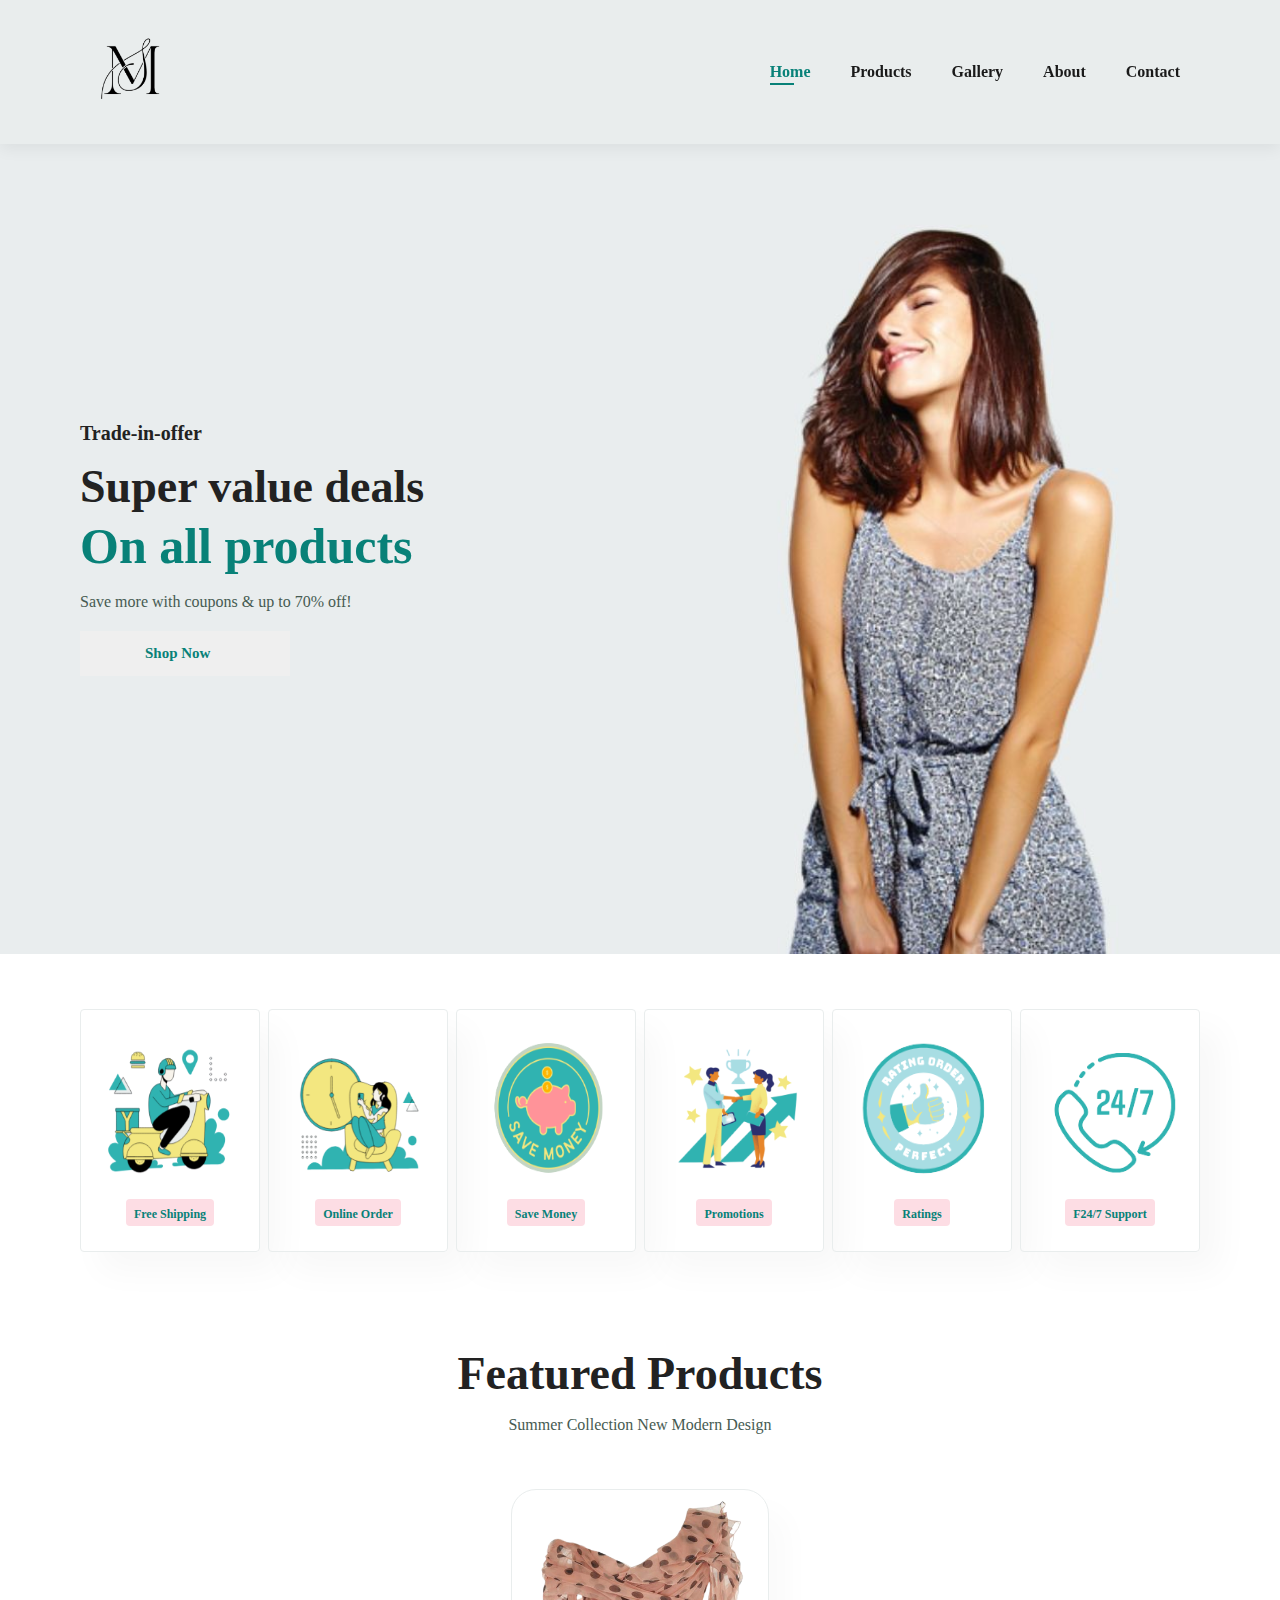
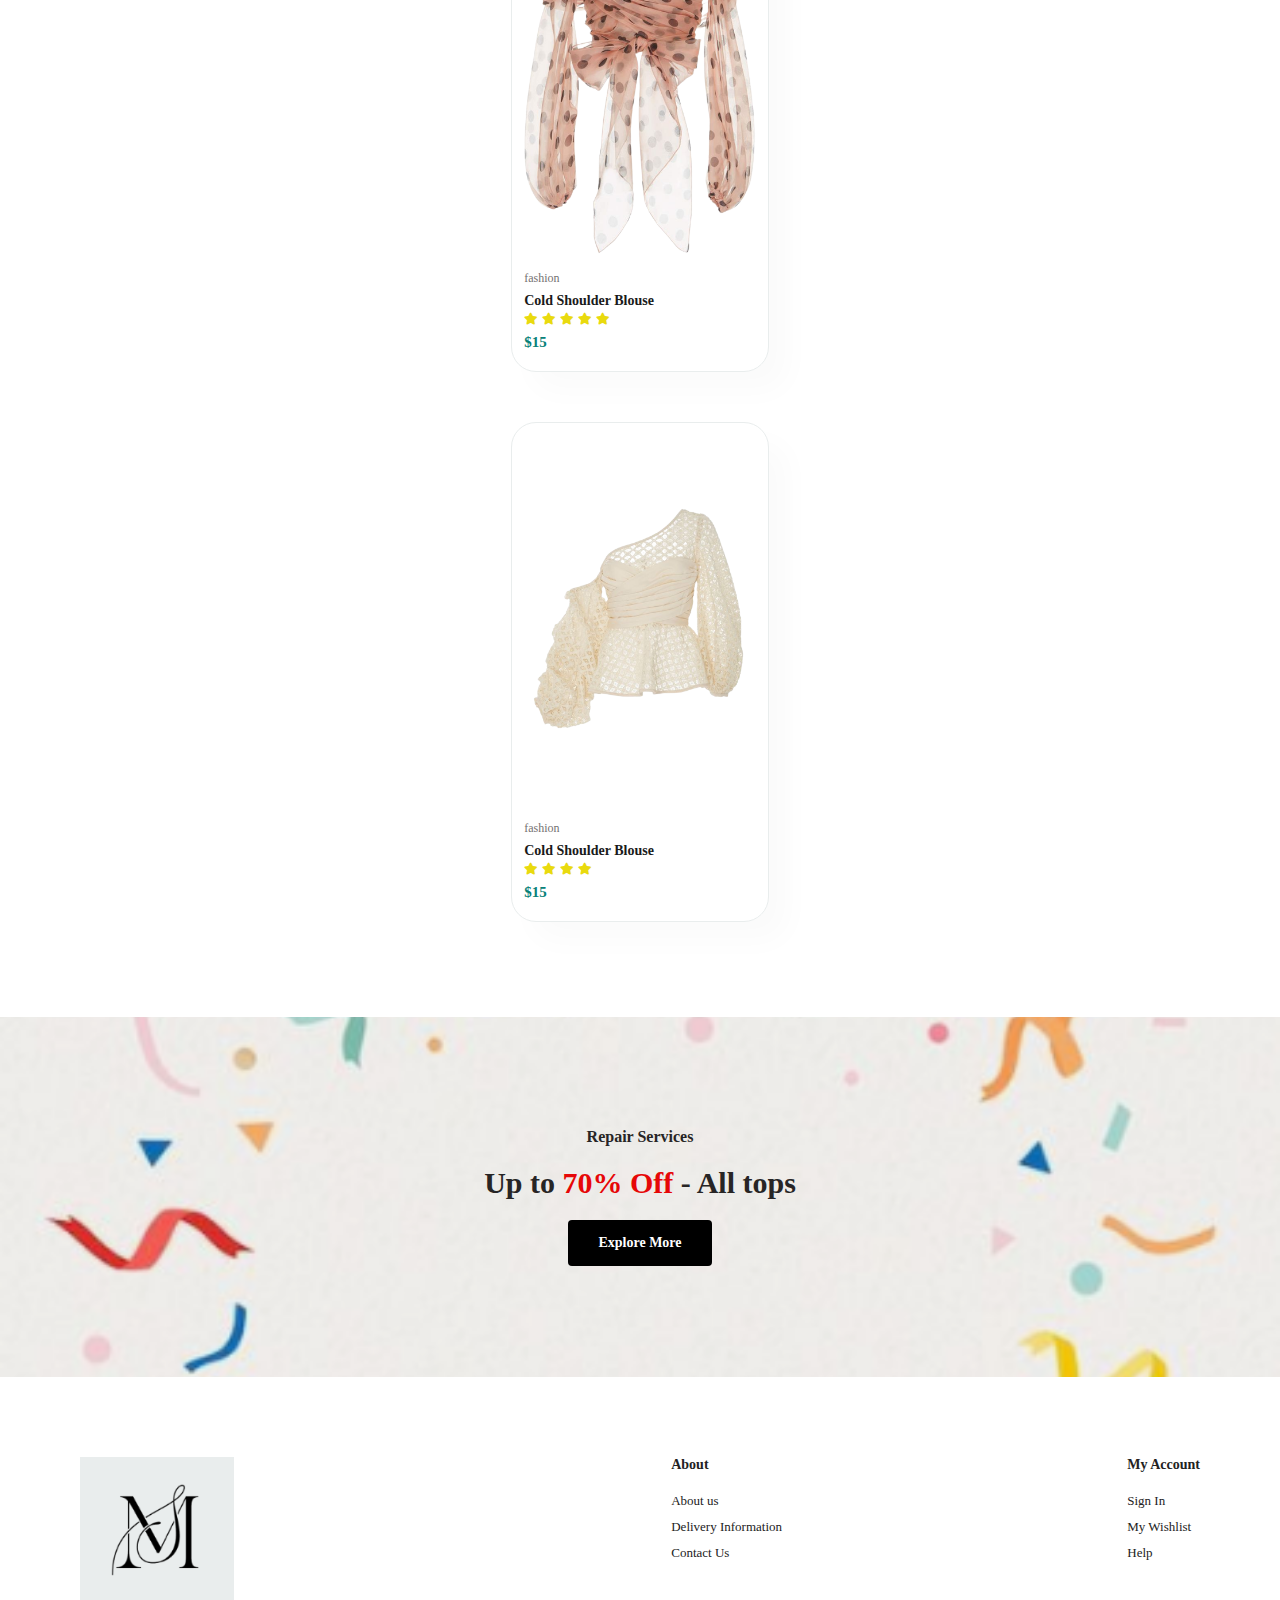
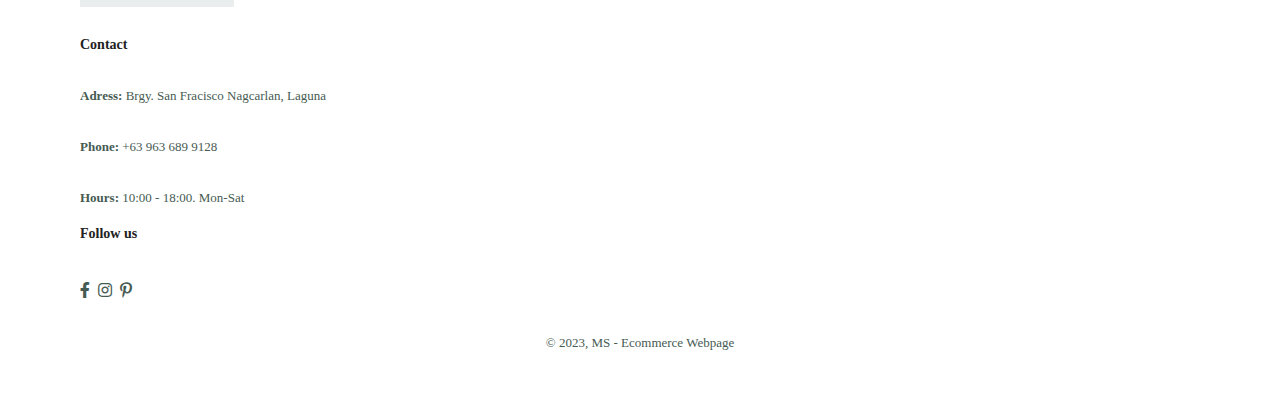
<file: index.html>
<!DOCTYPE html>
<html lang="en"></html>
<head>
    <meta charset="UTF-8">
    <meta http-equiv="X-UA-Compatible" content="IE=EDGE">
    <meta name="viewport" content="width=device=width, intial-scale=1.0">
    <title>Ecommerce Webpage</title>
    <link rel="stylesheet" href="https://use.fontawesome.com/releases/v5.15.4/css/all.css" />
    <link rel="stylesheet" href="styles.css">
</head>

<body>
    <section id="header">
        <a href="#"><img src="img/logo.png" height="100" class="logo" alt=""></a>

        <div>
            <ul id="navbar">
                <li><a class="active" href="index.html">Home</a></a></li>
                <li><a href="products.html">Products</a></a></li>
                <li><a href="gallery.html">Gallery</a></a></li>
                <li><a href="about.html">About</a></a></li>
                <li><a href="contact.html">Contact</a></a></li>
            </ul>
        </div>
    </section>

    <section id="hero">
        <h4>Trade-in-offer</h4>
        <h2>Super value deals</h2>
        <h1>On all products</h1>
        <p>Save more with coupons & up to 70% off! </p>
        <button>Shop Now</button>
    </section>

    <section id="feature" class="section-p1">
        <div class="fe-box">
            <img src="img/f1.png" height="150" alt="">
            <h6>Free Shipping</h6>
        </div>
        <div class="fe-box">
            <img src="img/f2.png" height="150" alt="">
            <h6>Online Order</h6>
        </div>
        <div class="fe-box">
            <img src="img/f3.png" height="150" alt="">
            <h6>Save Money</h6>
        </div>
        <div class="fe-box">
            <img src="img/f4.png" height="150" alt="">
            <h6>Promotions</h6>
        </div>
        <div class="fe-box">
            <img src="img/f5.png" height="150" alt="">
            <h6>Ratings</h6>
        </div>
        <div class="fe-box">
            <img src="img/f6.png" height="150" alt="">
            <h6>F24/7 Support</h6>
        </div>
    </section>

    <section id="product1" class="section-p1">
        <h2>Featured Products</h2>
        <p>Summer Collection New Modern Design</p>
        <div  class="pro-container">
            <div class="pro">
                <img src="img/p1.png" alt="">
                <div class="des">
                    <span>fashion</span>
                    <h5>Cold Shoulder Blouse</h5>
                    <div class="star">
                        <i class="fas fa-star"></i>
                        <i class="fas fa-star"></i>
                        <i class="fas fa-star"></i>
                        <i class="fas fa-star"></i>
                        <i class="fas fa-star"></i>
                    </div>
                    <h4>$15</h4>
                </div>
            </div>
        </div>
        <div  class="pro-container">
            <div class="pro">
                <img src="img/p2.png" alt="">
                <div class="des">
                    <span>fashion</span>
                    <h5>Cold Shoulder Blouse</h5>
                    <div class="star">
                        <i class="fas fa-star"></i>
                        <i class="fas fa-star"></i>
                        <i class="fas fa-star"></i>
                        <i class="fas fa-star"></i>
                    </div>
                    <h4>$15</h4>
                </div>
            </div>
        </div>
    </section>

    <section id="banner" class="section-m1">
        <h4>Repair Services</h4>
        <h2>Up to <span>70% Off</span> - All tops</h2>
        <button class="normal">Explore More</button>

    </section>

    <footer class="section-p1">
        <div class="col">
            <img class="logo" src="img/logo.png" height="150" alt="">
            <h4>Contact</h4>
            <p><strong>Adress:</strong> Brgy. San Fracisco Nagcarlan, Laguna</p>
            <p><strong>Phone:</strong> +63 963 689 9128</p>
            <p><strong>Hours:</strong> 10:00 - 18:00. Mon-Sat</p>
            <div class="follow">
                <h4>Follow us</h4>
                <div class="icon">
                    <i class="fab fa-facebook-f"></i>
                    <i class="fab fa-instagram"></i>
                    <i class="fab fa-pinterest-p"></i>
                </div>
            </div>
        </div>

        <div class="col">
            <h4>About</h4>
            <a href="#">About us</a>
            <a href="#">Delivery Information</a>
            <a href="#">Contact Us</a>
        </div>

        <div class="col">
            <h4>My Account</h4>
            <a href="#">Sign In</a>
            <a href="#">My Wishlist</a>
            <a href="#">Help</a>
        </div>

        <div class="copyright">
            <p>© 2023, MS - Ecommerce Webpage</p>
        </div>
    </footer>


    <script src="script.js"></script>

</body>

</html>
</file>
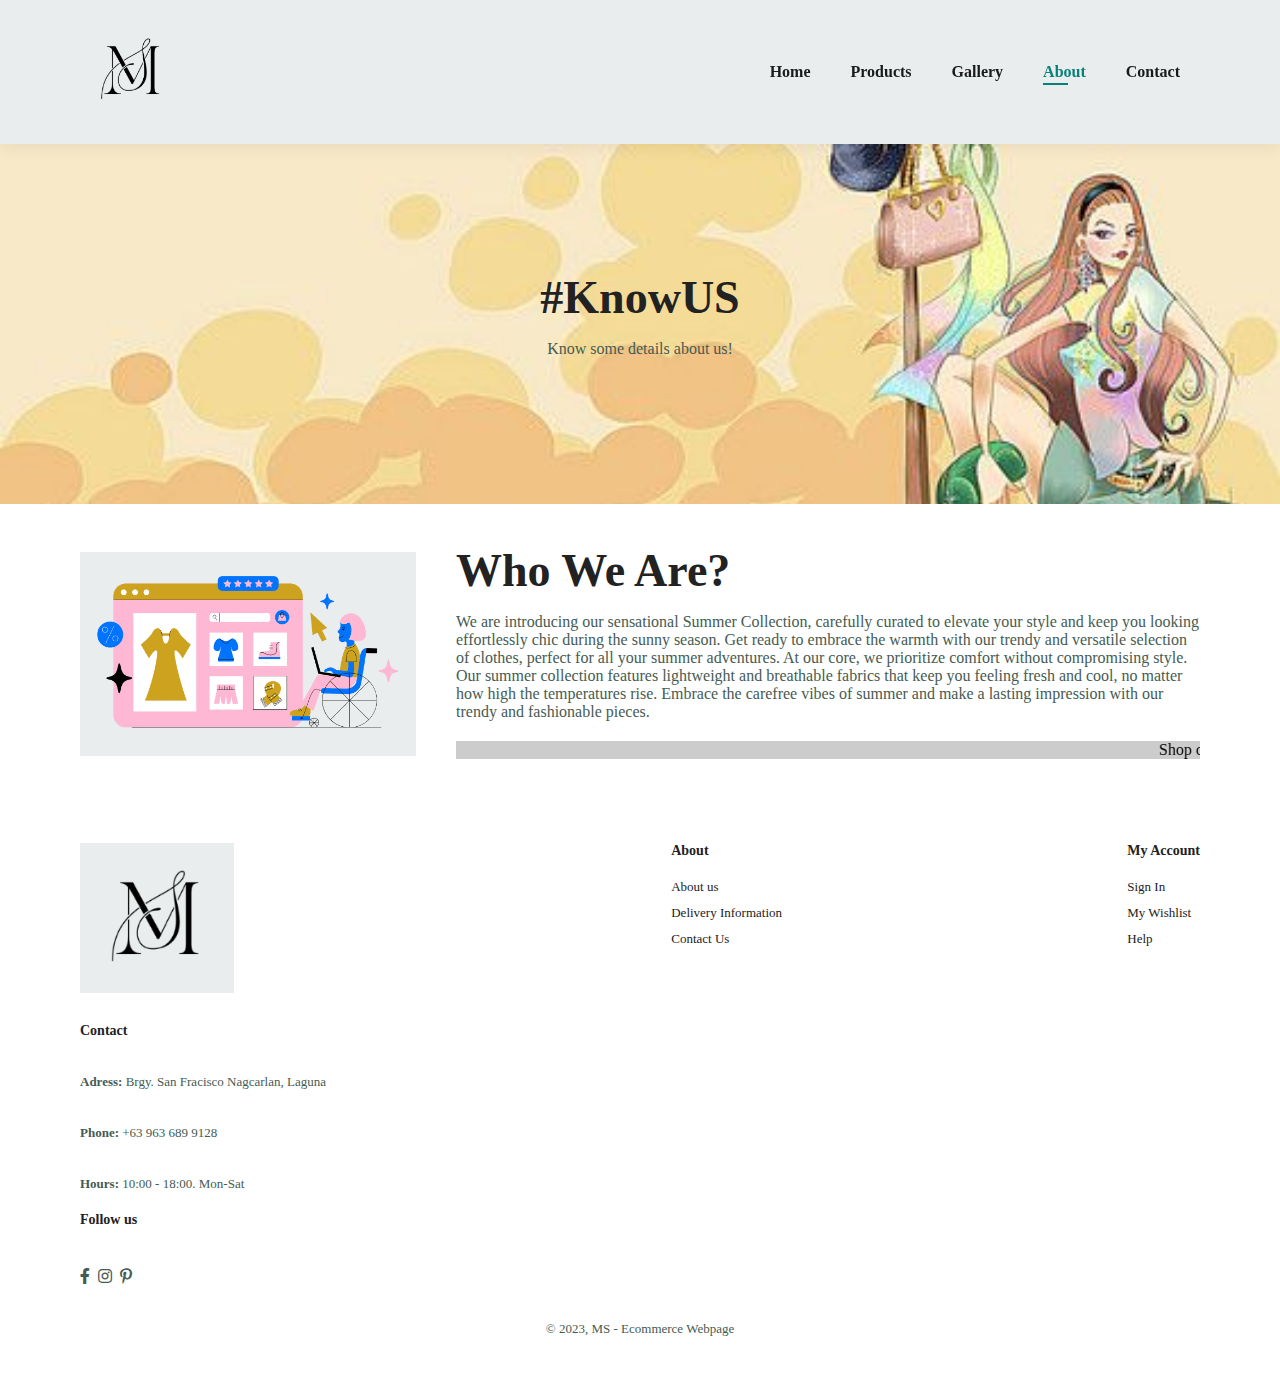
<file: about.html>
<!DOCTYPE html>
<html lang="en"></html>
<head>
    <meta charset="UTF-8">
    <meta http-equiv="X-UA-Compatible" content="IE=EDGE">
    <meta name="viewport" content="width=device=width, intial-scale=1.0">
    <title>Ecommerce Webpage</title>
    <link rel="stylesheet" href="https://use.fontawesome.com/releases/v5.15.4/css/all.css" />
    <link rel="stylesheet" href="styles.css">
</head>

<body>
    <section id="header">
        <a href="#"><img src="img/logo.png" height="100" class="logo" alt=""></a>

        <div>
            <ul id="navbar">
                <li><a href="index.html">Home</a></a></li>
                <li><a href="products.html">Products</a></a></li>
                <li><a href="gallery.html">Gallery</a></a></li>
                <li><a class="active" href="about.html">About</a></a></li>
                <li><a href="contact.html">Contact</a></a></li>
            </ul>
        </div>
    </section>

    <section id="page-header" class="about-header">
        
        <h2>#KnowUS</h2>
        
        <p>Know some details about us!</p>
        
    </section>

    <section id="about-head" class="section-p1">
        <img src="img/about.png" alt="">
        <div>
            <h2>Who We Are?</h2>
            <p>We are introducing our sensational Summer Collection, carefully curated to elevate your style and
            keep you looking effortlessly chic during the sunny season. Get ready to embrace the warmth with 
            our trendy and versatile selection of clothes, perfect for all your summer adventures. At our core, 
            we prioritize comfort without compromising style. Our summer collection features lightweight and 
            breathable fabrics that keep you feeling fresh and cool, no matter how high the temperatures rise. 
            Embrace the carefree vibes of summer and make a lasting impression with our trendy and fashionable 
            pieces.</p>


            <marquee bgcolor="#ccc" loop="-1" scrollamount="5" width="100%" >Shop our Summer Collection 
            today and step into the season with confidence and style. </marquee>
        </div>
    </section>

    <footer class="section-p1">
        <div class="col">
            <img class="logo" src="img/logo.png" height="150" alt="">
            <h4>Contact</h4>
            <p><strong>Adress:</strong> Brgy. San Fracisco Nagcarlan, Laguna</p>
            <p><strong>Phone:</strong> +63 963 689 9128</p>
            <p><strong>Hours:</strong> 10:00 - 18:00. Mon-Sat</p>
            <div class="follow">
                <h4>Follow us</h4>
                <div class="icon">
                    <i class="fab fa-facebook-f"></i>
                    <i class="fab fa-instagram"></i>
                    <i class="fab fa-pinterest-p"></i>
                </div>
            </div>
        </div>

        <div class="col">
            <h4>About</h4>
            <a href="#">About us</a>
            <a href="#">Delivery Information</a>
            <a href="#">Contact Us</a>
        </div>

        <div class="col">
            <h4>My Account</h4>
            <a href="#">Sign In</a>
            <a href="#">My Wishlist</a>
            <a href="#">Help</a>
        </div>

        <div class="copyright">
            <p>© 2023, MS - Ecommerce Webpage</p>
        </div>
    </footer>


    <script src="script.js"></script>

</body>

</html>
</file>
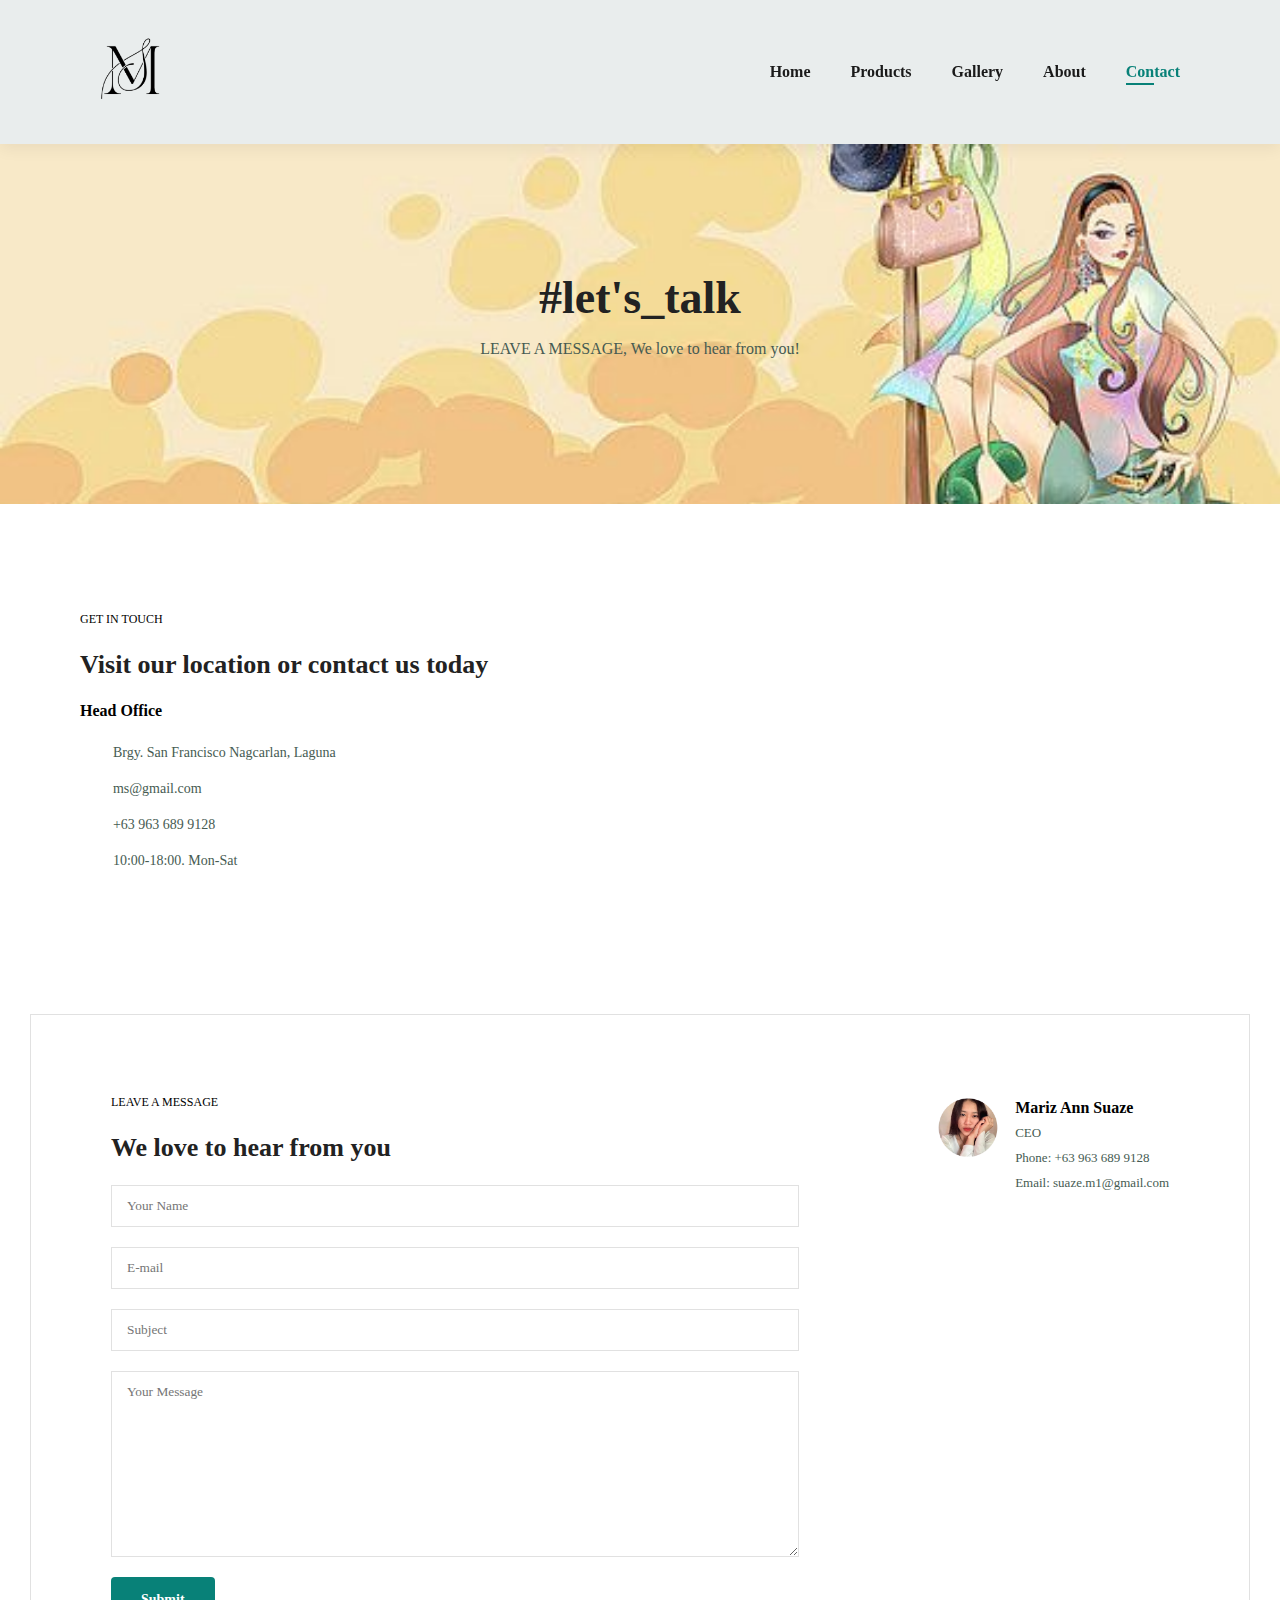
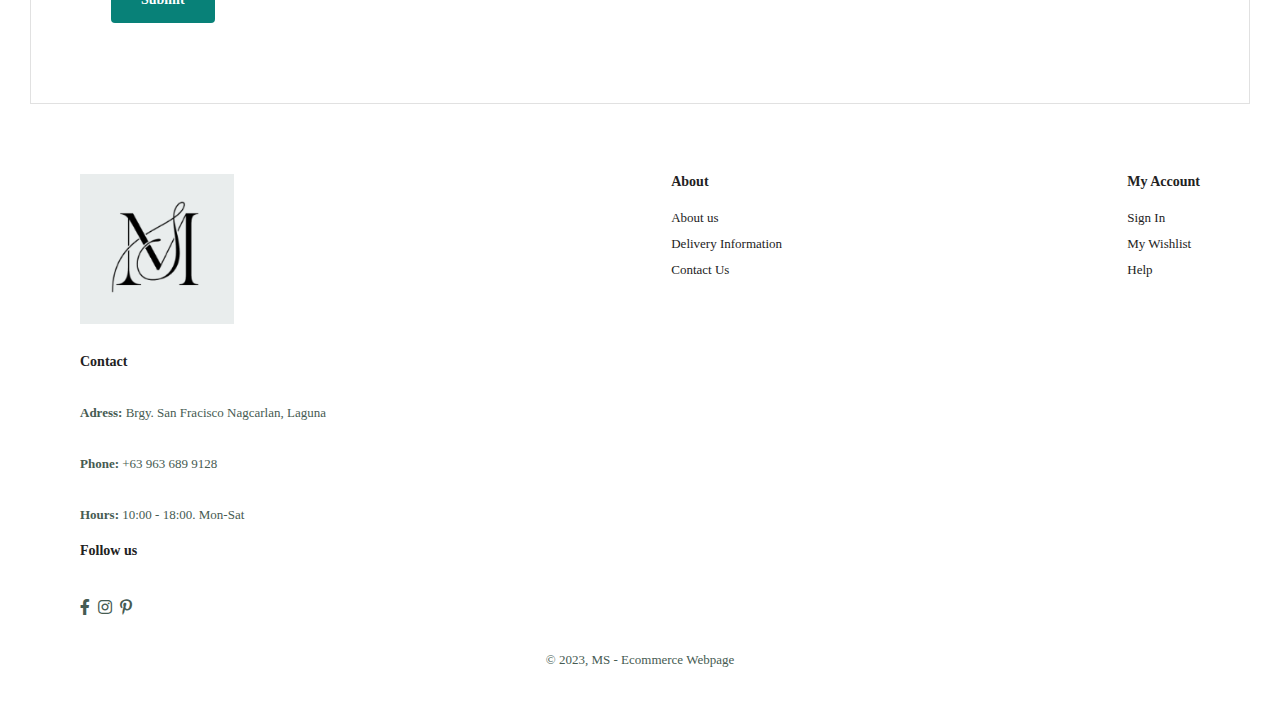
<file: contact.html>
<!DOCTYPE html>
<html lang="en"></html>
<head>
    <meta charset="UTF-8">
    <meta http-equiv="X-UA-Compatible" content="IE=EDGE">
    <meta name="viewport" content="width=device=width, intial-scale=1.0">
    <title>Ecommerce Webpage</title>
    <link rel="stylesheet" href="https://use.fontawesome.com/releases/v5.15.4/css/all.css" />
    <link rel="stylesheet" href="styles.css">
</head>

<body>
    <section id="header">
        <a href="#"><img src="img/logo.png" height="100" class="logo" alt=""></a>

        <div>
            <ul id="navbar">
                <li><a href="index.html">Home</a></a></li>
                <li><a href="products.html">Products</a></a></li>
                <li><a href="gallery.html">Gallery</a></a></li>
                <li><a href="about.html">About</a></a></li>
                <li><a class="active" href="contact.html">Contact</a></a></li>
            </ul>
        </div>
    </section>

    <section id="page-header" class="about-header">
        
        <h2>#let's_talk</h2>
        
        <p>LEAVE A MESSAGE, We love to hear from you!</p>
        
    </section>

    <section id="contact-details" class="section-p1">
        <div class="details">
            <span>GET IN TOUCH</span>
            <h2>Visit our location or contact us today</h2>
            <h3>Head Office</h3>
            <div>
                <li>
                    <i class="fal fa-map"></i>
                    <p>Brgy. San Francisco Nagcarlan, Laguna</p>
                </li>
                <li>
                    <i class="fal fa-envelope"></i>
                    <p>ms@gmail.com</p>
                </li>
                <li>
                    <i class="fal fa-phone-alt"></i>
                    <p>+63 963 689 9128</p>
                </li>
                <li>
                    <i class="fal fa-clock"></i>
                    <p>10:00-18:00. Mon-Sat</p>
                </li>
            </div>
        </div>

        <div class="map">
            <iframe src="https://www.google.com/maps/embed?pb=!1m18!1m12!1m3!1d15477.745320727683!2d121.41109228486589!3d14.11041843111555!2m3!1f0!2f0!3f0!3m2!1i1024!2i768!4f13.1!3m3!1m2!1s0x33bd5a41c9ceef39%3A0x5a929752a5d35564!2sSan%20Francisco%2C%20Nagcarlan%2C%20Laguna!5e0!3m2!1sen!2sph!4v1686020935300!5m2!1sen!2sph" width="600" height="450" style="border:0;" allowfullscreen="" loading="lazy" referrerpolicy="no-referrer-when-downgrade"></iframe>
        </div>
    </section>

    <section id="form-details">
        <form action="">
            <span>LEAVE A MESSAGE</span>
            <h2>We love to hear from you</h2>
            <input type="text" placeholder="Your Name">
            <input type="text" placeholder="E-mail">
            <input type="text" placeholder="Subject">
            <textarea name="" id="" cols="30" rows="10" placeholder="Your Message"></textarea>
            <button class="normal">Submit</button>
        </form>

        <div class="people">
            <div>
                <img src="img/cc.png" alt="">
                <p><span>Mariz Ann Suaze</span>CEO <br> Phone: +63 963 689 9128 <br>Email: suaze.m1@gmail.com</p>
            </div>
        </div>
    </section>

    <footer class="section-p1">
        <div class="col">
            <img class="logo" src="img/logo.png" height="150" alt="">
            <h4>Contact</h4>
            <p><strong>Adress:</strong> Brgy. San Fracisco Nagcarlan, Laguna</p>
            <p><strong>Phone:</strong> +63 963 689 9128</p>
            <p><strong>Hours:</strong> 10:00 - 18:00. Mon-Sat</p>
            <div class="follow">
                <h4>Follow us</h4>
                <div class="icon">
                    <i class="fab fa-facebook-f"></i>
                    <i class="fab fa-instagram"></i>
                    <i class="fab fa-pinterest-p"></i>
                </div>
            </div>
        </div>

        <div class="col">
            <h4>About</h4>
            <a href="#">About us</a>
            <a href="#">Delivery Information</a>
            <a href="#">Contact Us</a>
        </div>

        <div class="col">
            <h4>My Account</h4>
            <a href="#">Sign In</a>
            <a href="#">My Wishlist</a>
            <a href="#">Help</a>
        </div>

        <div class="copyright">
            <p>© 2023, MS - Ecommerce Webpage</p>
        </div>
    </footer>


    <script src="script.js"></script>

</body>

</html>
</file>
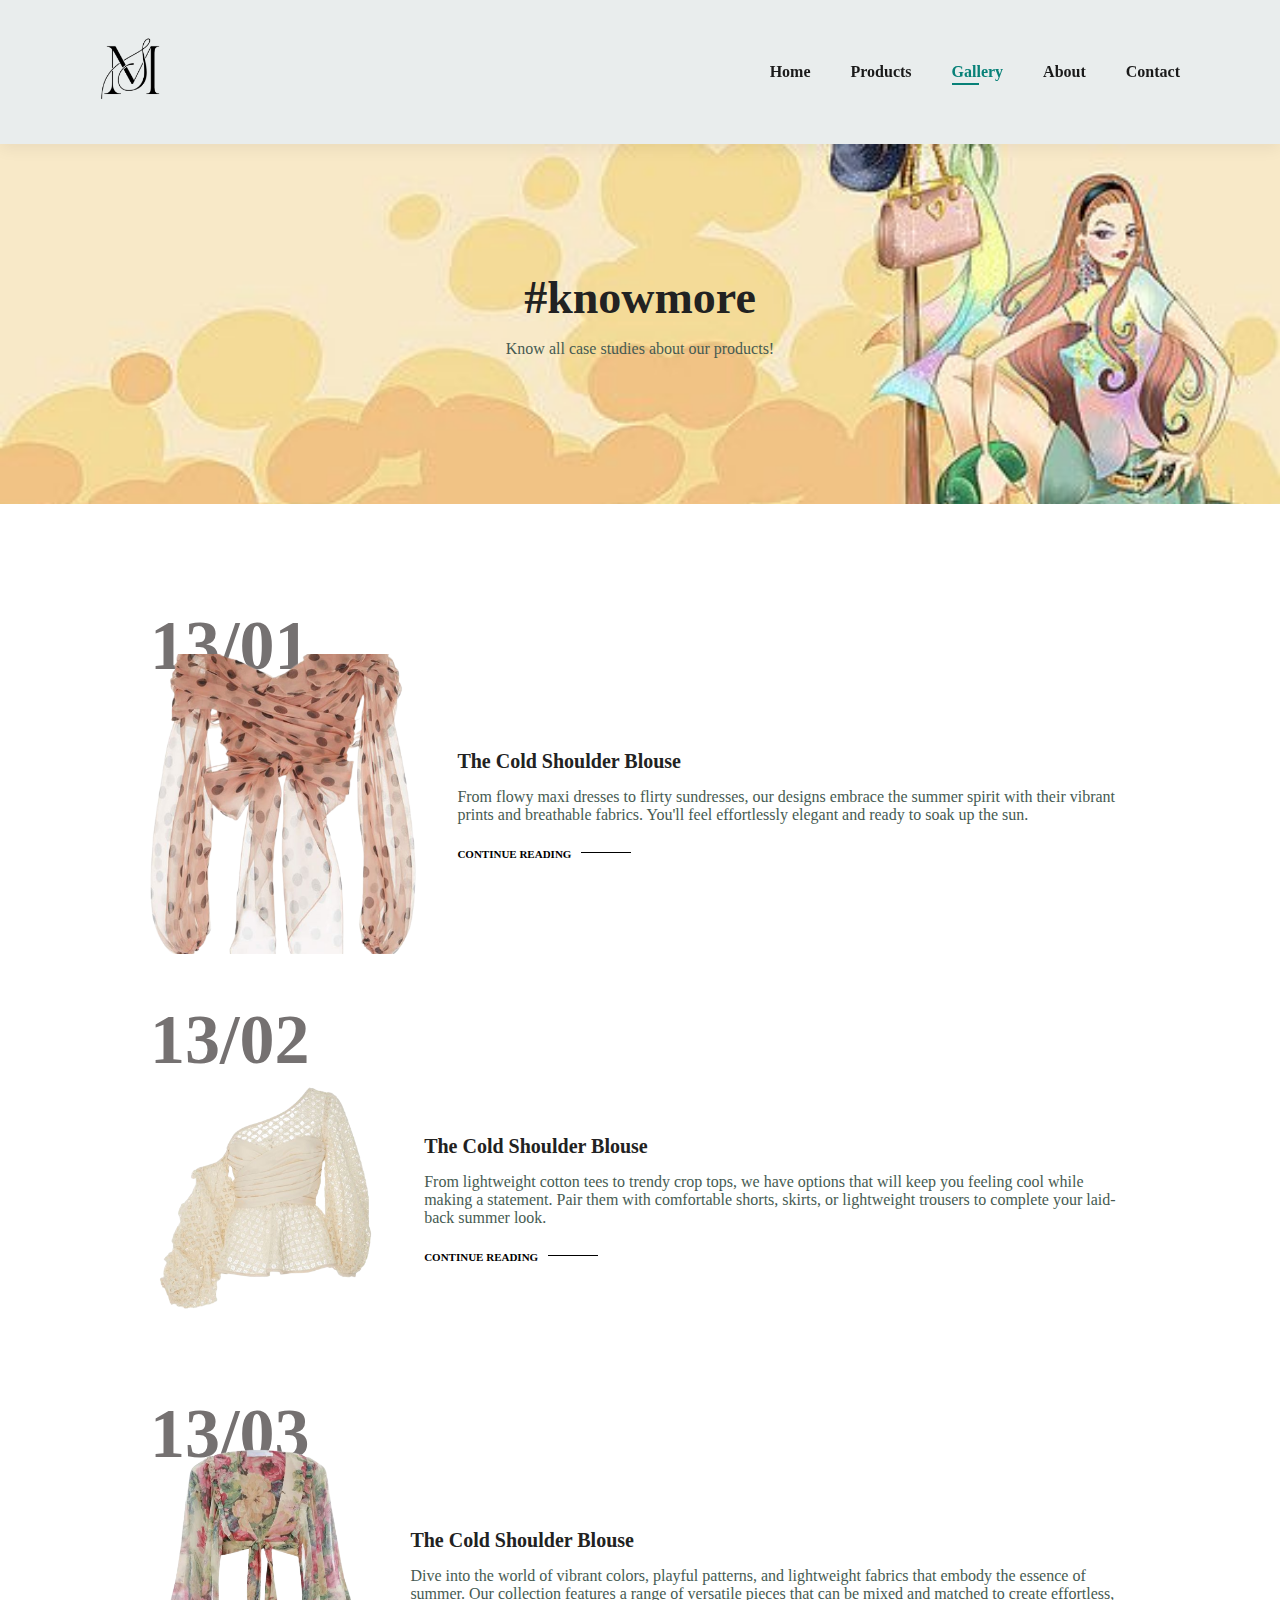
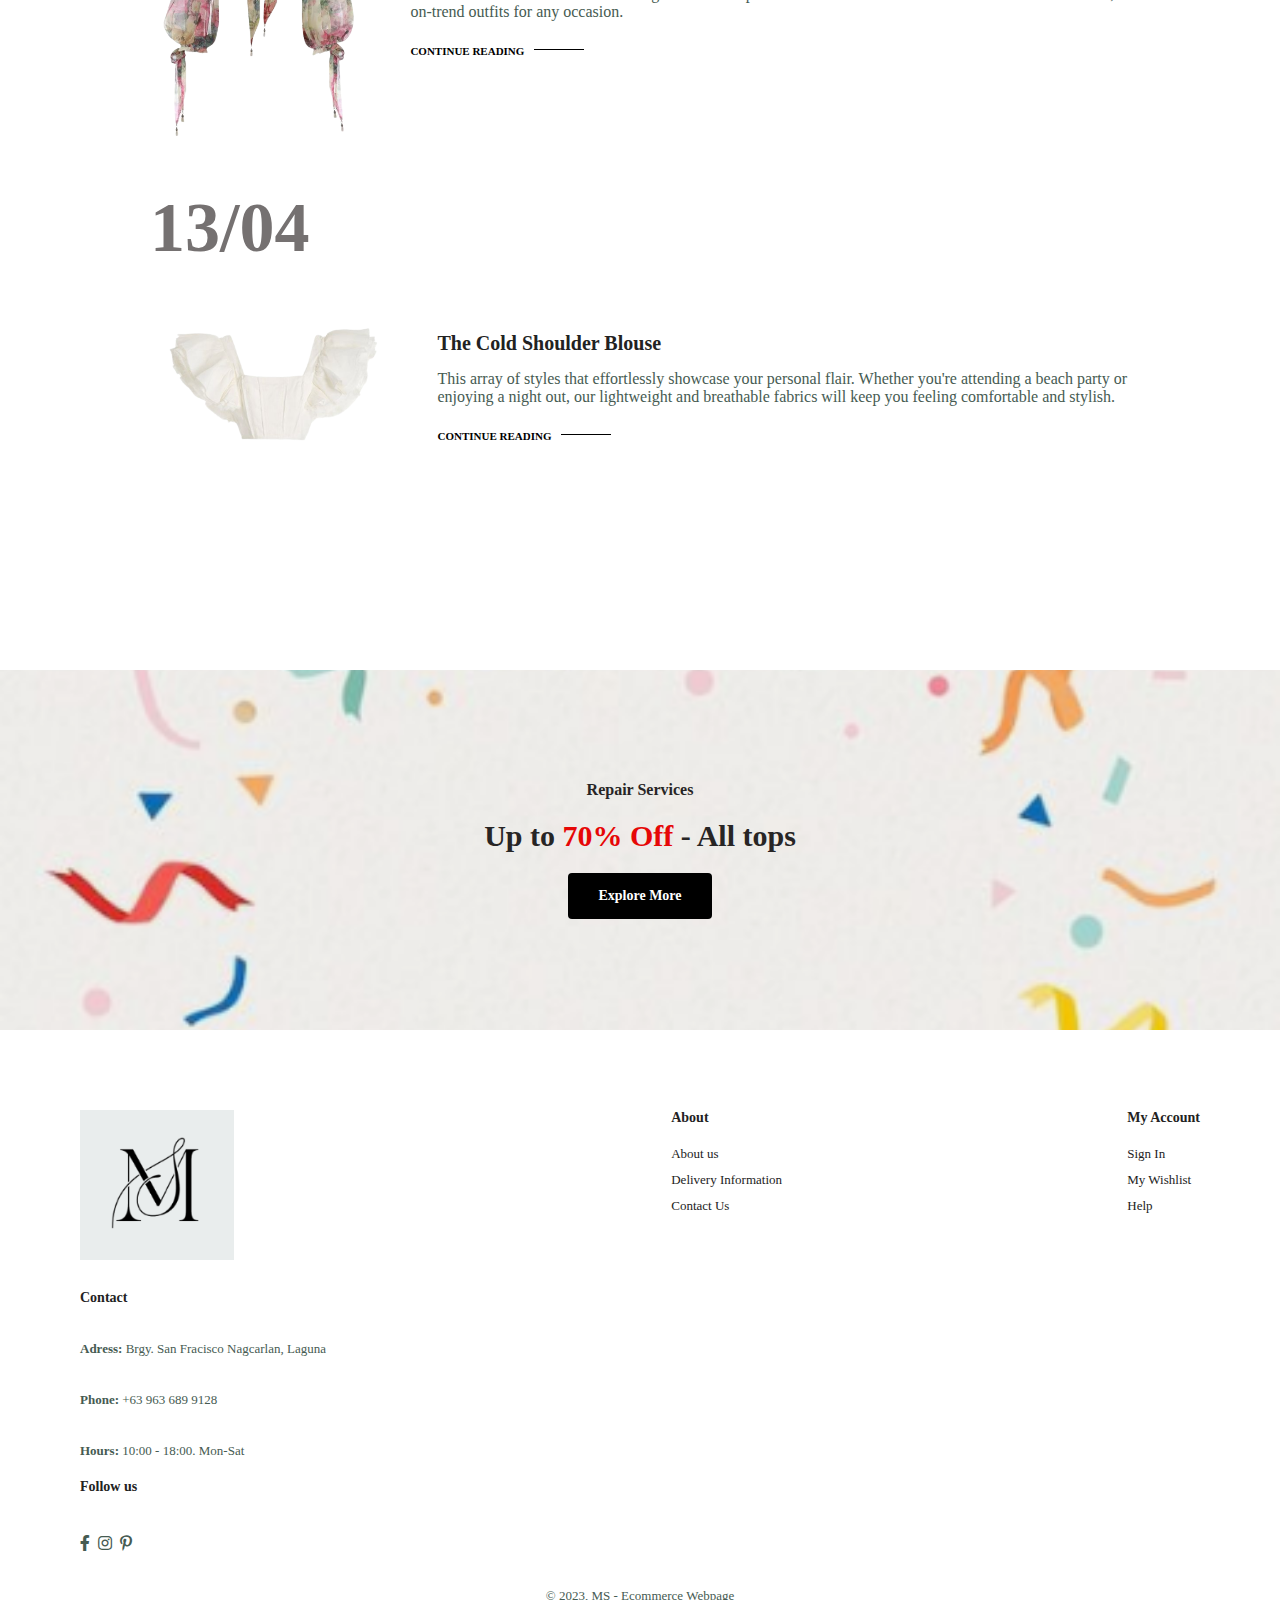
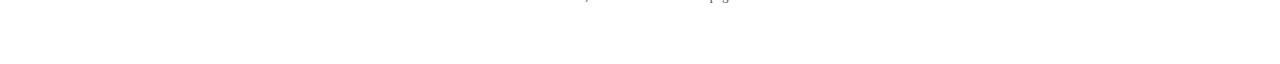
<file: gallery.html>
<!DOCTYPE html>
<html lang="en"></html>
<head>
    <meta charset="UTF-8">
    <meta http-equiv="X-UA-Compatible" content="IE=EDGE">
    <meta name="viewport" content="width=device=width, intial-scale=1.0">
    <title>Ecommerce Webpage</title>
    <link rel="stylesheet" href="https://use.fontawesome.com/releases/v5.15.4/css/all.css" />
    <link rel="stylesheet" href="styles.css">
</head>

<body>
    <section id="header">
        <a href="#"><img src="img/logo.png" height="100" class="logo" alt=""></a>

        <div>
            <ul id="navbar">
                <li><a href="index.html">Home</a></a></li>
                <li><a href="products.html">Products</a></a></li>
                <li><a class="active" href="gallery.html">Gallery</a></a></li>
                <li><a href="about.html">About</a></a></li>
                <li><a href="contact.html">Contact</a></a></li>
            </ul>
        </div>
    </section>

    <section id="page-header" class="gallery-header">
        
        <h2>#knowmore</h2>
        
        <p>Know all case studies about our products!</p>
        
    </section>

    <section id="gallery">
        <div class="gallery-box">
            <div class="gallery-img">
                <img src="img/p1.png" alt="">
            </div>
            <div class="gallery-details">
                <h4>The Cold Shoulder Blouse</h4>
                <p>From flowy maxi dresses to flirty sundresses, our designs embrace the summer 
                spirit with their vibrant prints and breathable fabrics. You'll feel effortlessly elegant 
                and ready to soak up the sun.</p>
                <a href="#">CONTINUE READING</a>
            </div>
            <h1>13/01</h1>
        </div>
        <div class="gallery-box">
            <div class="gallery-img">
                <img src="img/p2.png" alt="">
            </div>
            <div class="gallery-details">
                <h4>The Cold Shoulder Blouse</h4>
                <p>From lightweight cotton tees to trendy crop tops, we have options that will 
                    keep you feeling cool while making a statement. Pair them with comfortable shorts, 
                    skirts, or lightweight trousers to complete your laid-back summer look.</p>
                <a href="#">CONTINUE READING</a>
            </div>
            <h1>13/02</h1>
        </div>
        <div class="gallery-box">
            <div class="gallery-img">
                <img src="img/p4.png" alt="">
            </div>
            <div class="gallery-details">
                <h4>The Cold Shoulder Blouse</h4>
                <p>Dive into the world of vibrant colors, playful patterns, and lightweight fabrics that embody 
                the essence of summer. Our collection features a range of versatile pieces that can be mixed and 
                matched to create effortless, on-trend outfits for any occasion.</p>
                <a href="#">CONTINUE READING</a>
            </div>
            <h1>13/03</h1>
        </div>
        <div class="gallery-box">
            <div class="gallery-img">
                <img src="img/p3.png" alt="">
            </div>
            <div class="gallery-details">
                <h4>The Cold Shoulder Blouse</h4>
                <p>This array of styles that effortlessly showcase your personal flair. Whether you're 
                attending a beach party or enjoying a night out, our lightweight and breathable fabrics 
                will keep you feeling comfortable and stylish.</p>
                <a href="#">CONTINUE READING</a>
            </div>
            <h1>13/04</h1>
        </div>

    </section>

    <section id="banner" class="section-m1">
        <h4>Repair Services</h4>
        <h2>Up to <span>70% Off</span> - All tops</h2>
        <button class="normal">Explore More</button>

    </section>

    <footer class="section-p1">
        <div class="col">
            <img class="logo" src="img/logo.png" height="150" alt="">
            <h4>Contact</h4>
            <p><strong>Adress:</strong> Brgy. San Fracisco Nagcarlan, Laguna</p>
            <p><strong>Phone:</strong> +63 963 689 9128</p>
            <p><strong>Hours:</strong> 10:00 - 18:00. Mon-Sat</p>
            <div class="follow">
                <h4>Follow us</h4>
                <div class="icon">
                    <i class="fab fa-facebook-f"></i>
                    <i class="fab fa-instagram"></i>
                    <i class="fab fa-pinterest-p"></i>
                </div>
            </div>
        </div>

        <div class="col">
            <h4>About</h4>
            <a href="#">About us</a>
            <a href="#">Delivery Information</a>
            <a href="#">Contact Us</a>
        </div>

        <div class="col">
            <h4>My Account</h4>
            <a href="#">Sign In</a>
            <a href="#">My Wishlist</a>
            <a href="#">Help</a>
        </div>

        <div class="copyright">
            <p>© 2023, MS - Ecommerce Webpage</p>
        </div>
    </footer>


    <script src="script.js"></script>

</body>

</html>
</file>
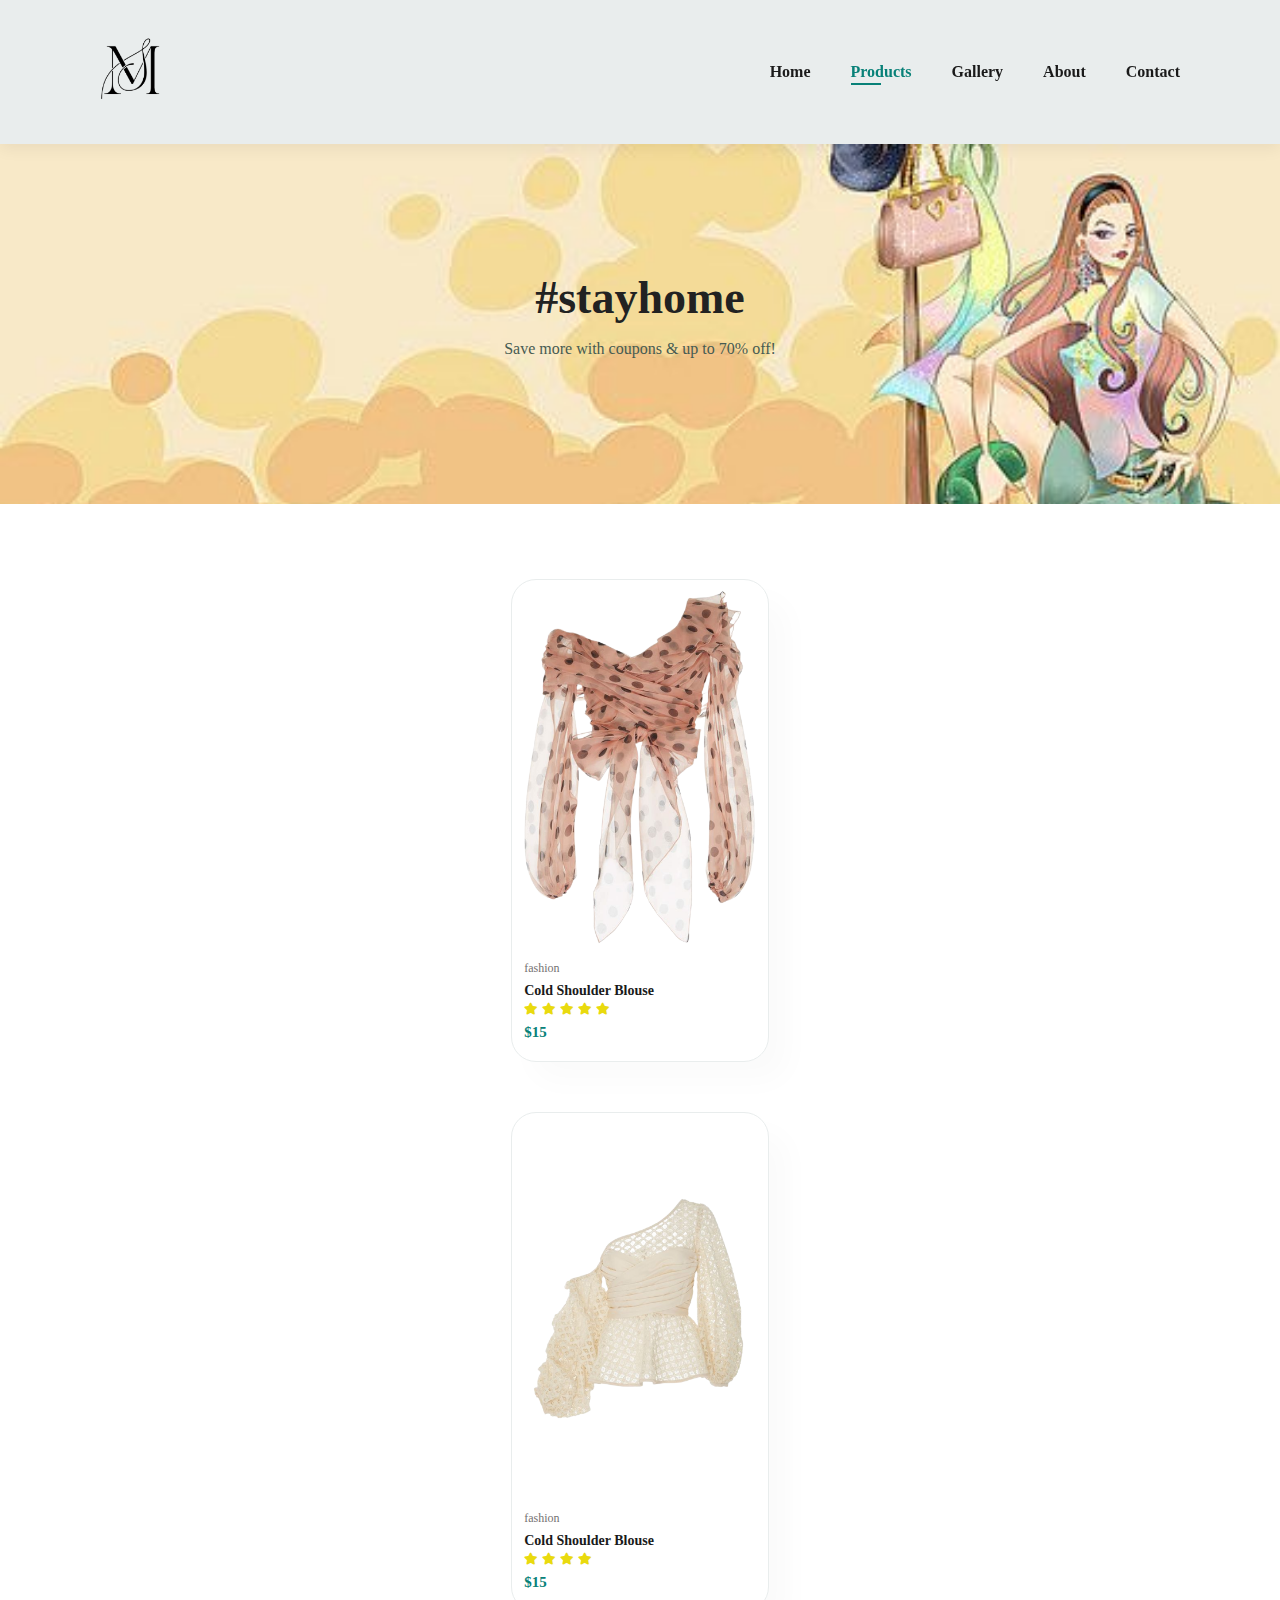
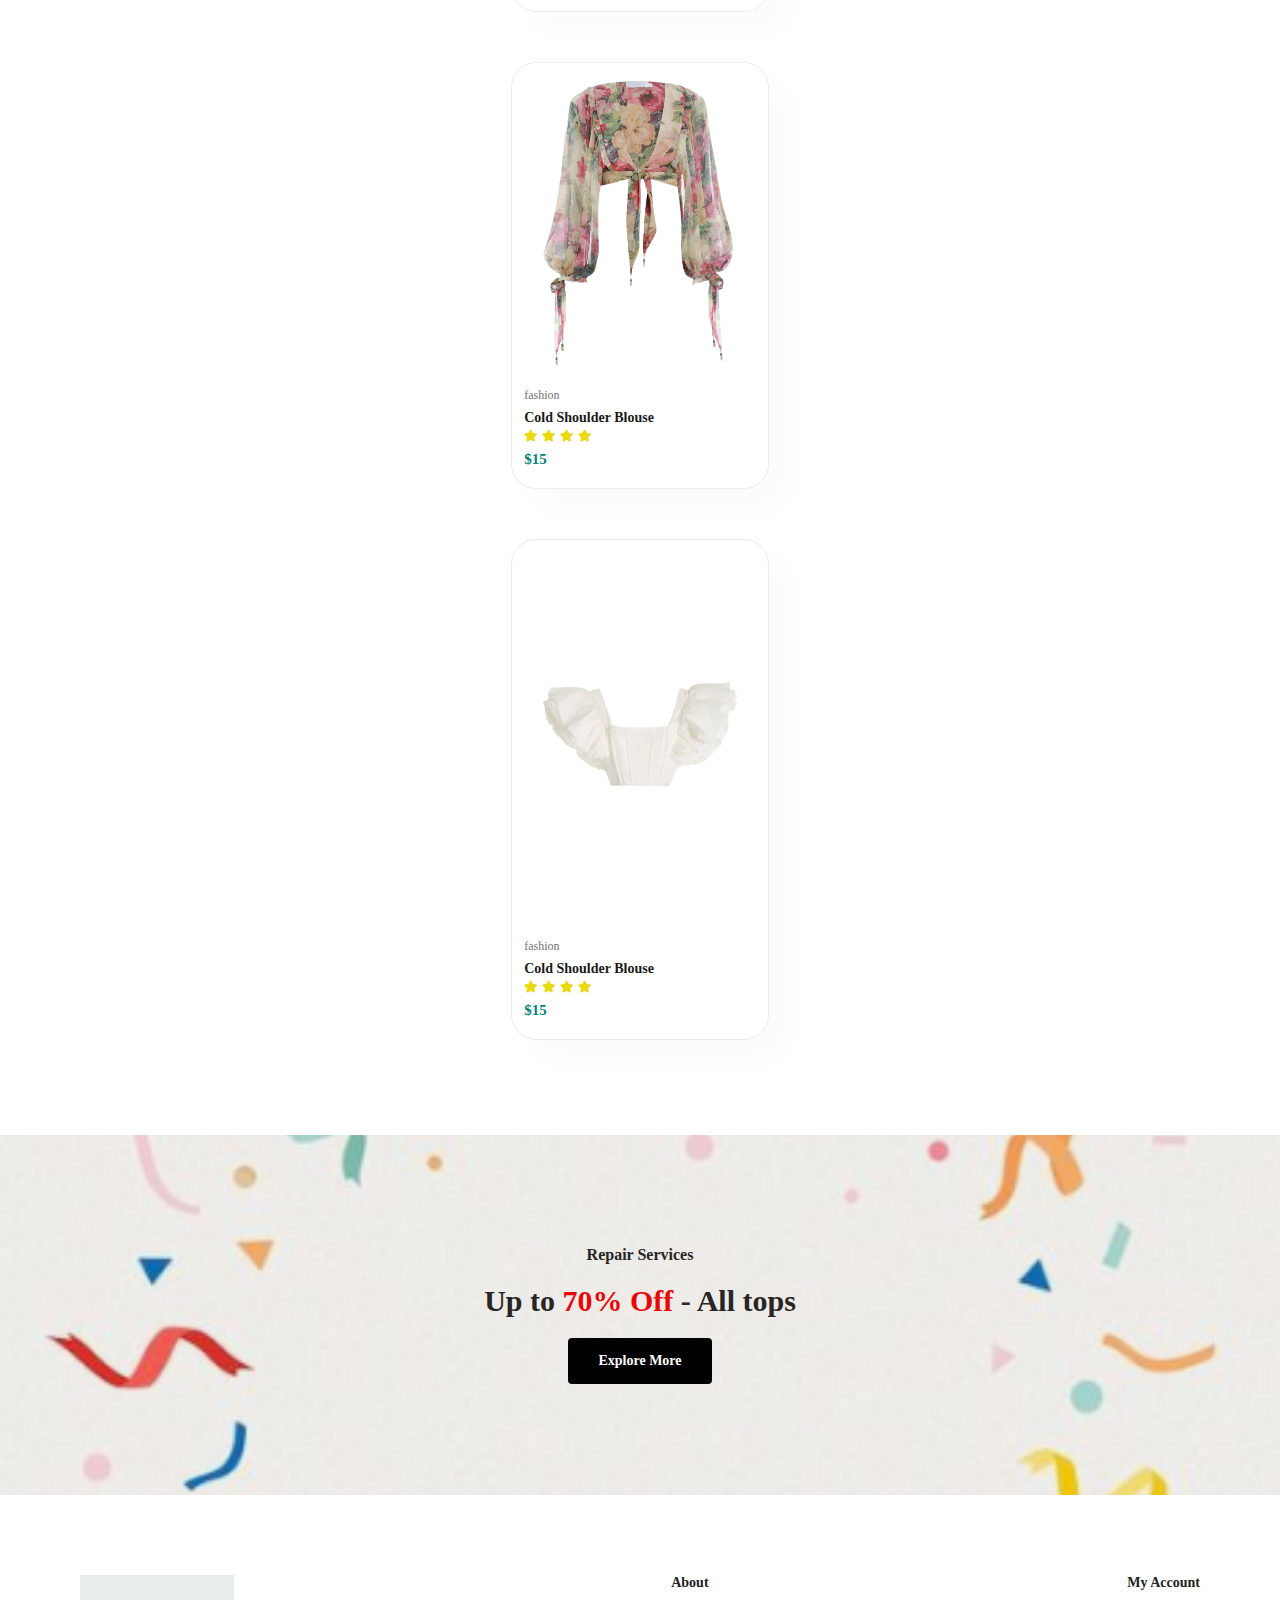
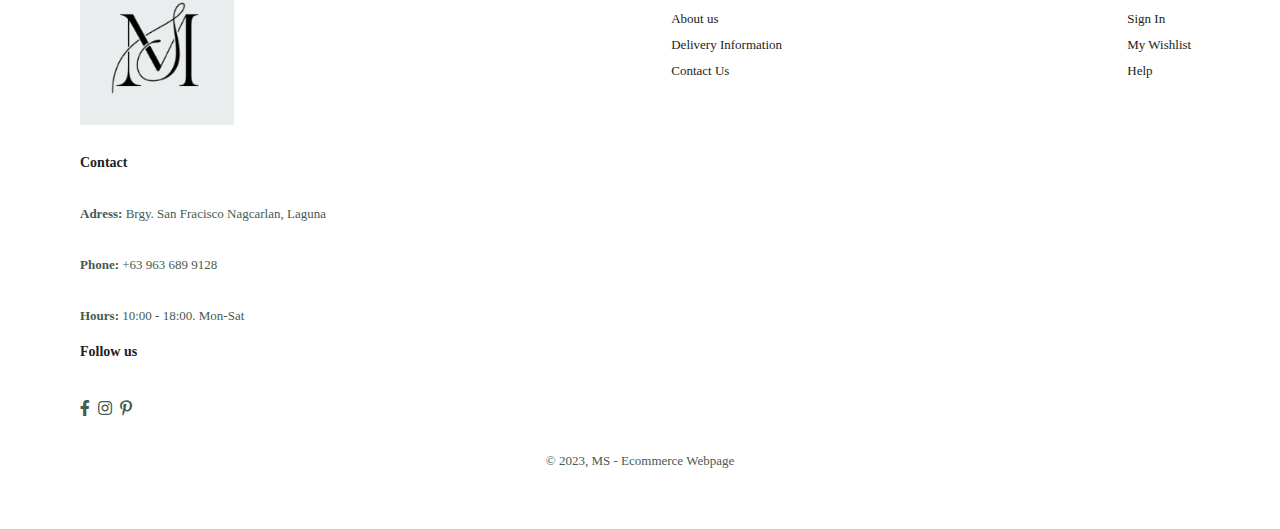
<file: products.html>
<!DOCTYPE html>
<html lang="en"></html>
<head>
    <meta charset="UTF-8">
    <meta http-equiv="X-UA-Compatible" content="IE=EDGE">
    <meta name="viewport" content="width=device=width, intial-scale=1.0">
    <title>Ecommerce Webpage</title>
    <link rel="stylesheet" href="https://use.fontawesome.com/releases/v5.15.4/css/all.css" />
    <link rel="stylesheet" href="styles.css">
</head>

<body>
    <section id="header">
        <a href="#"><img src="img/logo.png" height="100" class="logo" alt=""></a>

        <div>
            <ul id="navbar">
                <li><a href="index.html">Home</a></a></li>
                <li><a class="active" href="products.html">Products</a></a></li>
                <li><a href="gallery.html">Gallery</a></a></li>
                <li><a href="about.html">About</a></a></li>
                <li><a href="contact.html">Contact</a></a></li>
            </ul>
        </div>
    </section>

    <section id="page-header">
        
        <h2>#stayhome</h2>
        
        <p>Save more with coupons & up to 70% off! </p>
        
    </section>


    <section id="product1" class="section-p1">
        <div  class="pro-container">
            <div class="pro">
                <img src="img/p1.png" alt="">
                <div class="des">
                    <span>fashion</span>
                    <h5>Cold Shoulder Blouse</h5>
                    <div class="star">
                        <i class="fas fa-star"></i>
                        <i class="fas fa-star"></i>
                        <i class="fas fa-star"></i>
                        <i class="fas fa-star"></i>
                        <i class="fas fa-star"></i>
                    </div>
                    <h4>$15</h4>
                </div>
            </div>
        </div>
        <div  class="pro-container">
            <div class="pro">
                <img src="img/p2.png" alt="">
                <div class="des">
                    <span>fashion</span>
                    <h5>Cold Shoulder Blouse</h5>
                    <div class="star">
                        <i class="fas fa-star"></i>
                        <i class="fas fa-star"></i>
                        <i class="fas fa-star"></i>
                        <i class="fas fa-star"></i>
                    </div>
                    <h4>$15</h4>
                </div>
            </div>
        </div>
        <div  class="pro-container">
            <div class="pro">
                <img src="img/p4.png" alt="">
                <div class="des">
                    <span>fashion</span>
                    <h5>Cold Shoulder Blouse</h5>
                    <div class="star">
                        <i class="fas fa-star"></i>
                        <i class="fas fa-star"></i>
                        <i class="fas fa-star"></i>
                        <i class="fas fa-star"></i>
                    </div>
                    <h4>$15</h4>
                </div>
            </div>
        </div>
        <div  class="pro-container">
            <div class="pro">
                <img src="img/p3.png" alt="">
                <div class="des">
                    <span>fashion</span>
                    <h5>Cold Shoulder Blouse</h5>
                    <div class="star">
                        <i class="fas fa-star"></i>
                        <i class="fas fa-star"></i>
                        <i class="fas fa-star"></i>
                        <i class="fas fa-star"></i>
                    </div>
                    <h4>$15</h4>
                </div>
            </div>
        </div>
    </section>

    <section id="banner" class="section-m1">
        <h4>Repair Services</h4>
        <h2>Up to <span>70% Off</span> - All tops</h2>
        <button class="normal">Explore More</button>

    </section>

    <footer class="section-p1">
        <div class="col">
            <img class="logo" src="img/logo.png" height="150" alt="">
            <h4>Contact</h4>
            <p><strong>Adress:</strong> Brgy. San Fracisco Nagcarlan, Laguna</p>
            <p><strong>Phone:</strong> +63 963 689 9128</p>
            <p><strong>Hours:</strong> 10:00 - 18:00. Mon-Sat</p>
            <div class="follow">
                <h4>Follow us</h4>
                <div class="icon">
                    <i class="fab fa-facebook-f"></i>
                    <i class="fab fa-instagram"></i>
                    <i class="fab fa-pinterest-p"></i>
                </div>
            </div>
        </div>

        <div class="col">
            <h4>About</h4>
            <a href="#">About us</a>
            <a href="#">Delivery Information</a>
            <a href="#">Contact Us</a>
        </div>

        <div class="col">
            <h4>My Account</h4>
            <a href="#">Sign In</a>
            <a href="#">My Wishlist</a>
            <a href="#">Help</a>
        </div>

        <div class="copyright">
            <p>© 2023, MS - Ecommerce Webpage</p>
        </div>
    </footer>


    <script src="script.js"></script>

</body>

</html>
</file>
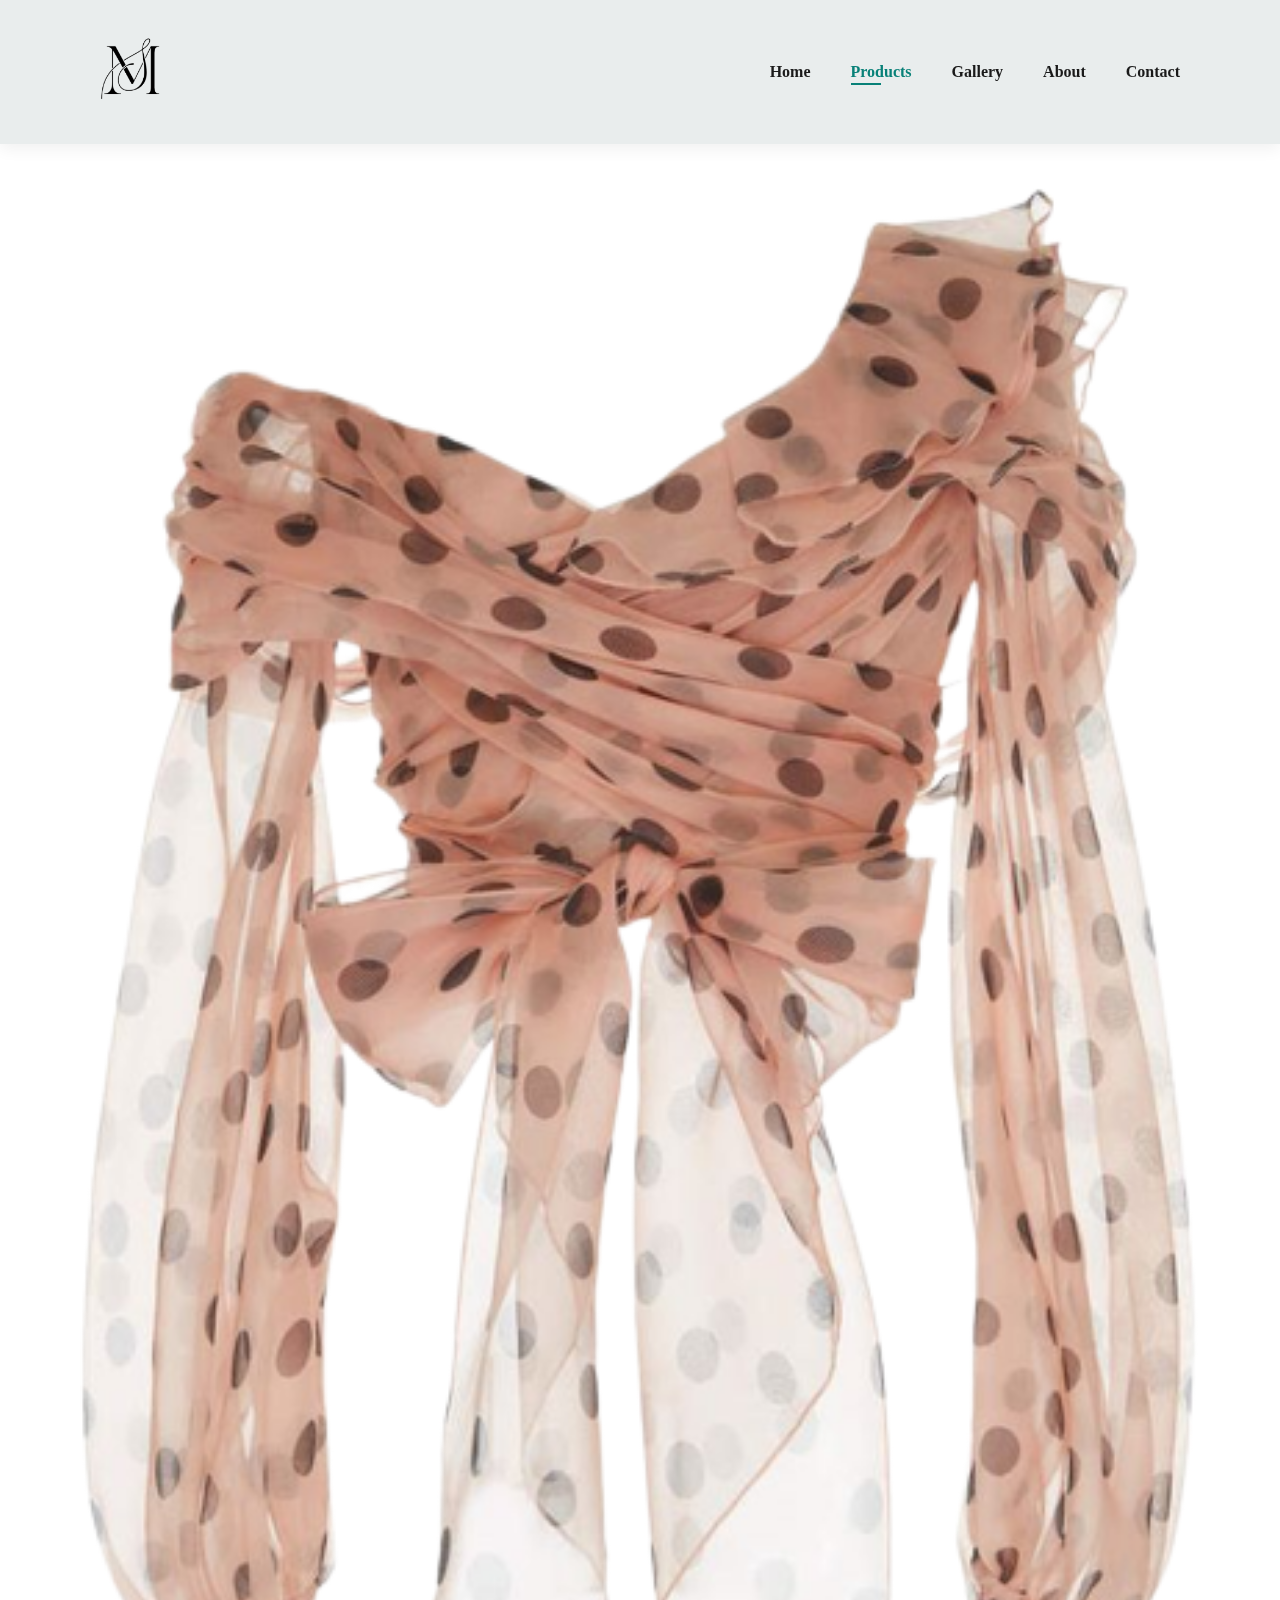
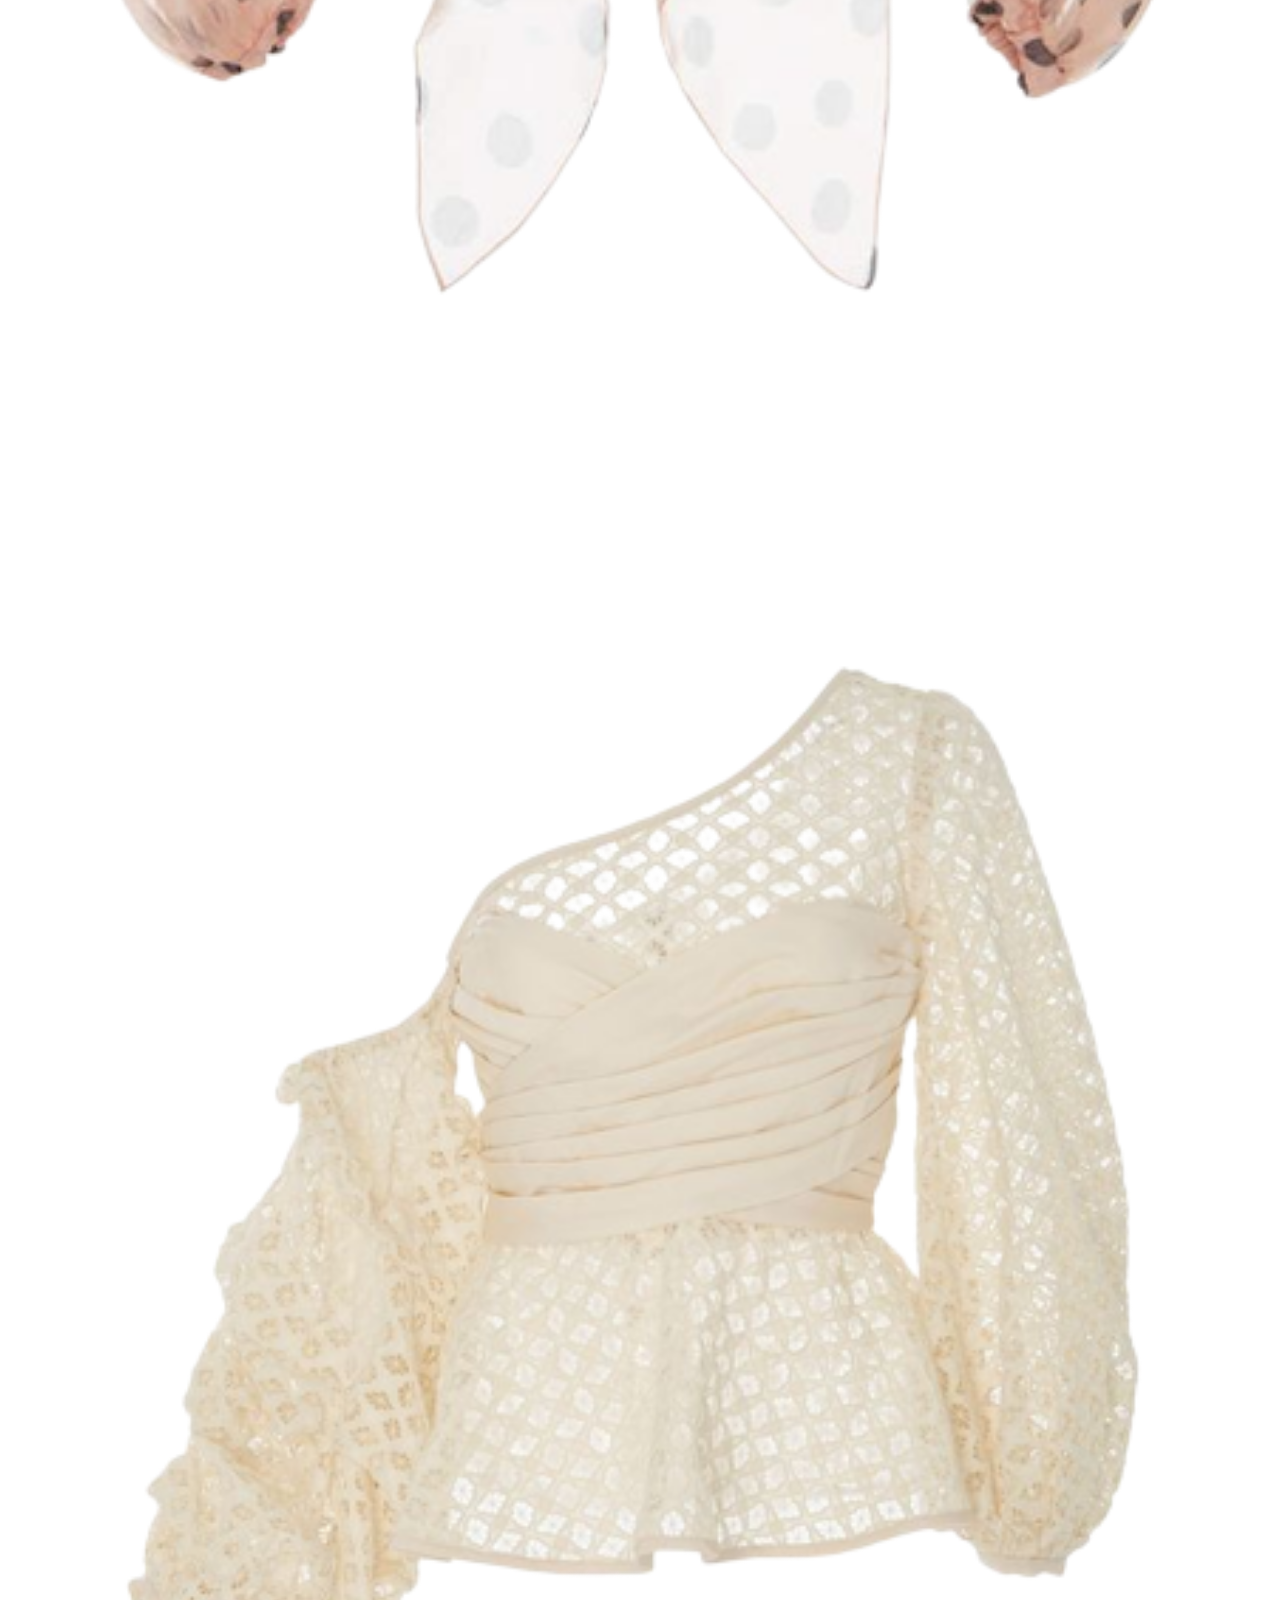
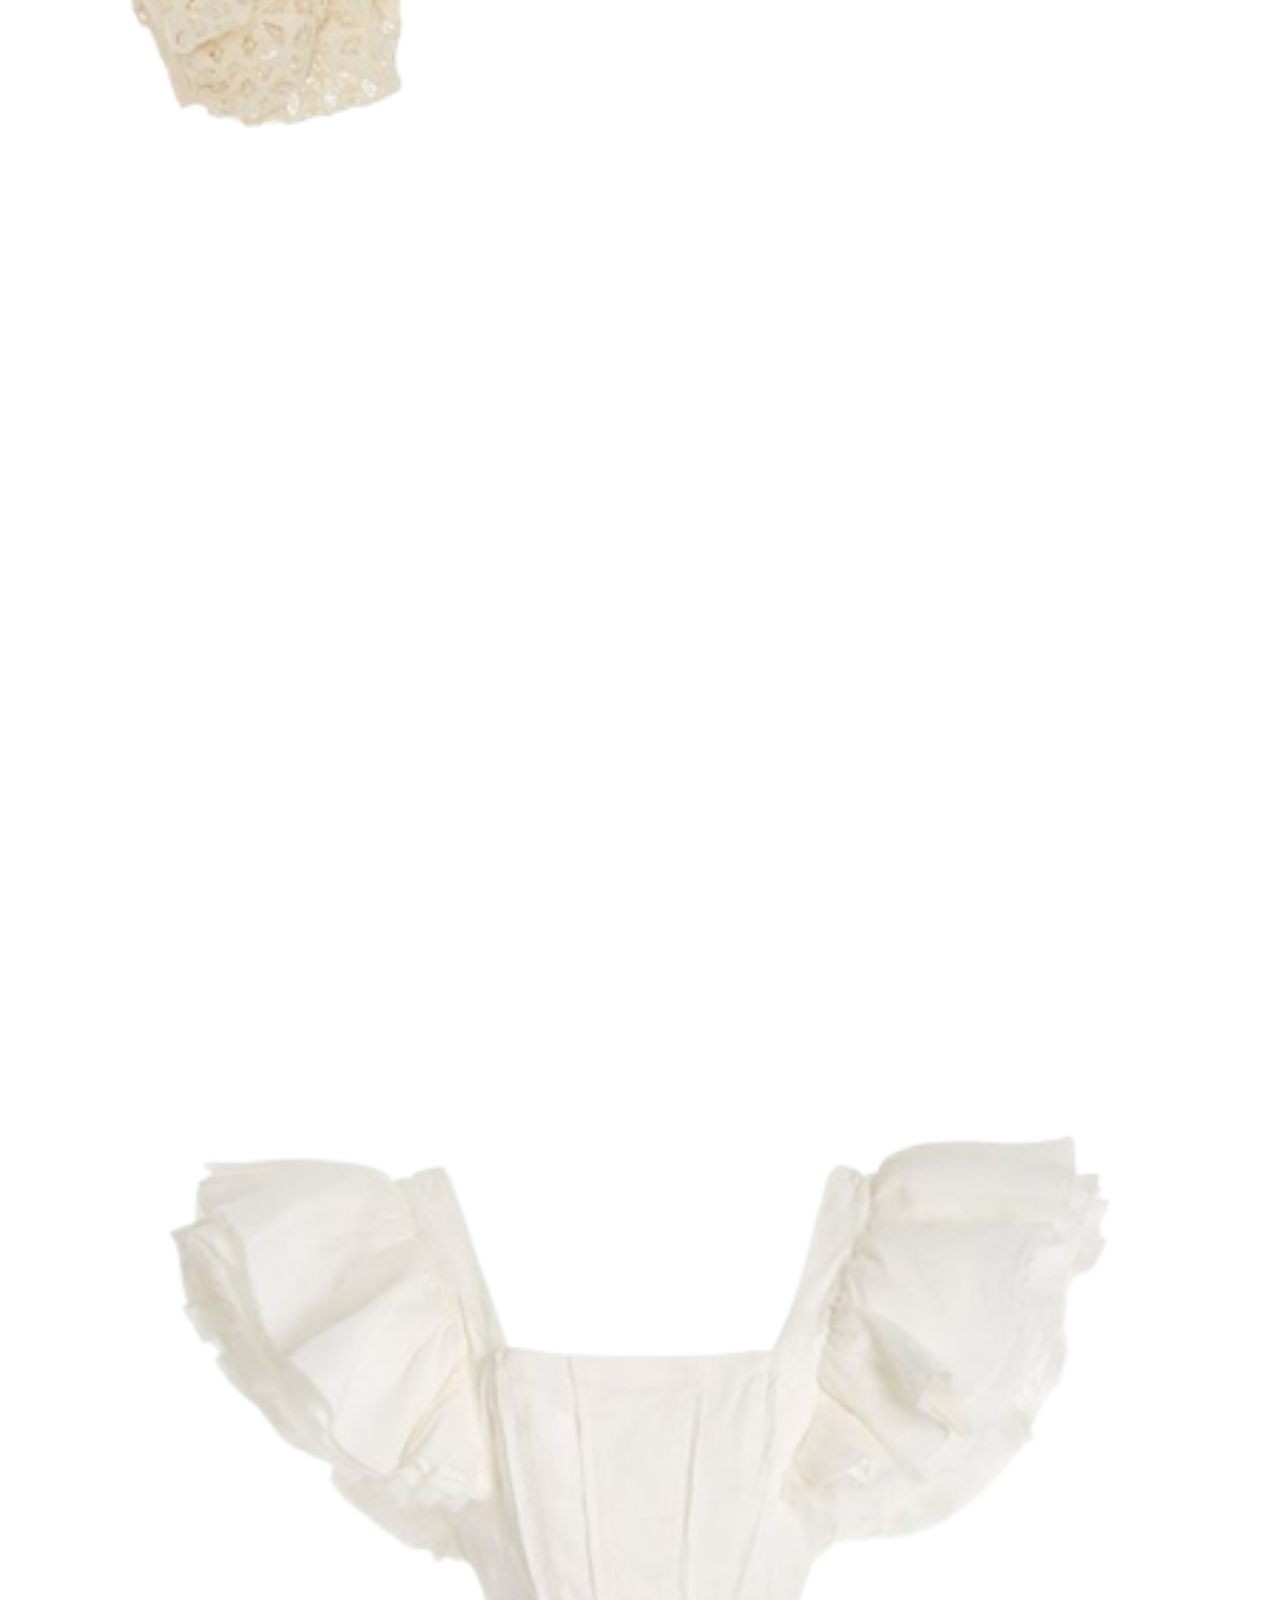
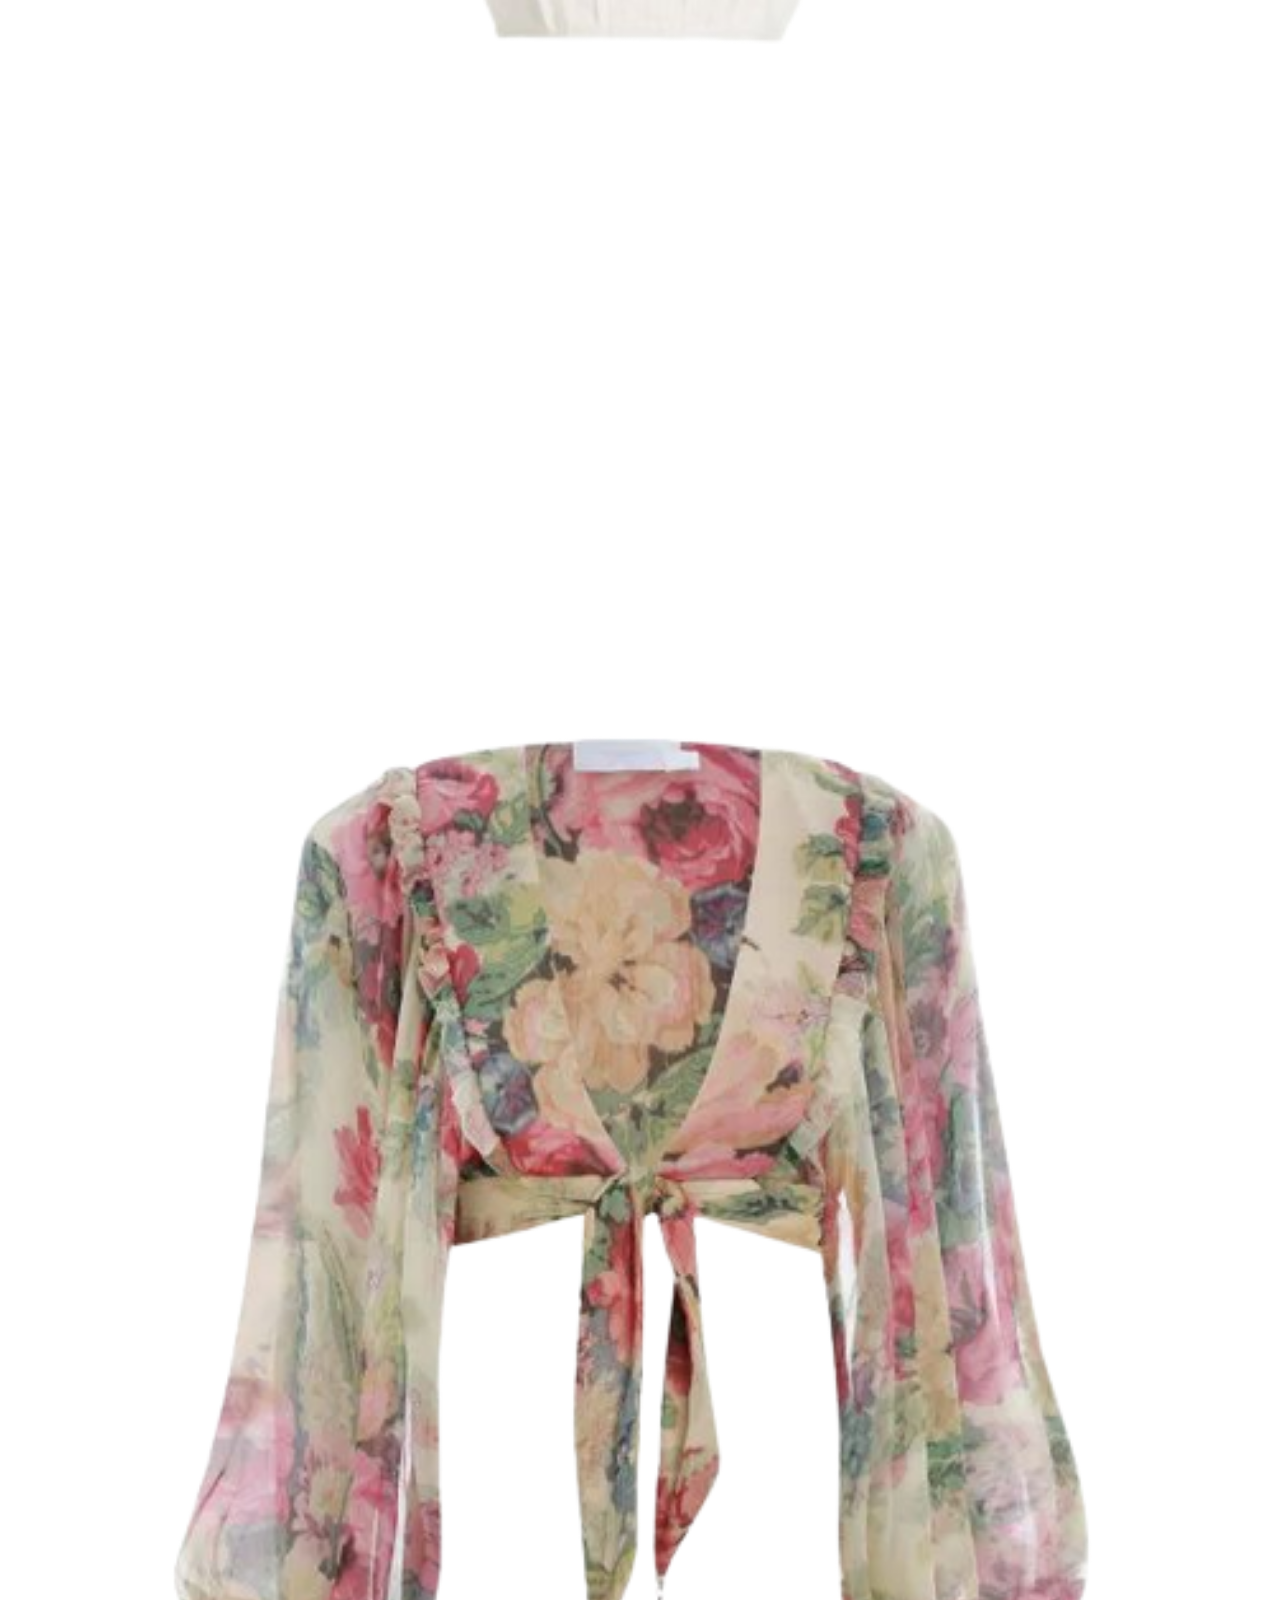
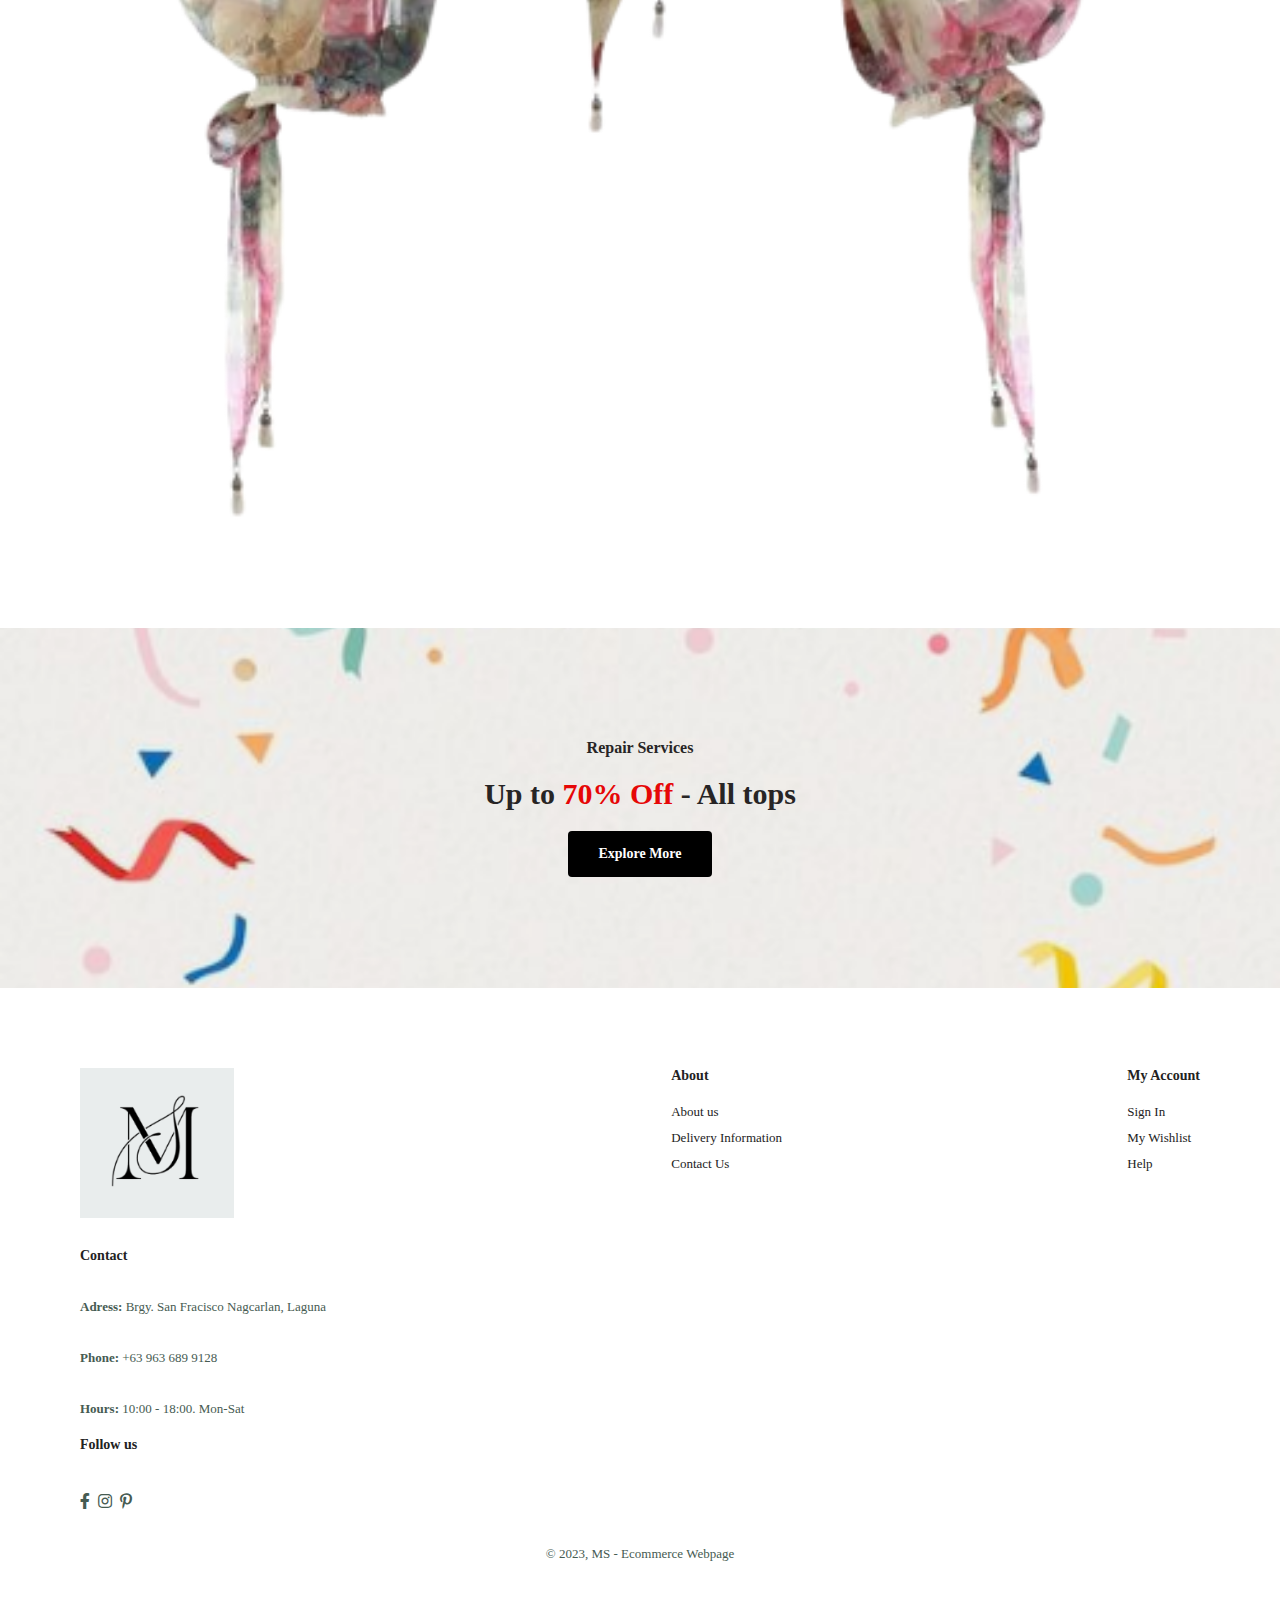
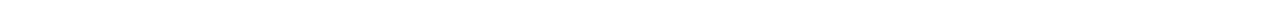
<file: sproducts.html>
<!DOCTYPE html>
<html lang="en"></html>
<head>
    <meta charset="UTF-8">
    <meta http-equiv="X-UA-Compatible" content="IE=EDGE">
    <meta name="viewport" content="width=device=width, intial-scale=1.0">
    <title>Ecommerce Webpage</title>
    <link rel="stylesheet" href="https://use.fontawesome.com/releases/v5.15.4/css/all.css" />
    <link rel="stylesheet" href="styles.css">
</head>

<body>
    <section id="header">
        <a href="#"><img src="img/logo.png" height="100" class="logo" alt=""></a>

        <div>
            <ul id="navbar">
                <li><a href="index.html">Home</a></a></li>
                <li><a class="active" href="products.html">Products</a></a></li>
                <li><a href="gallery.html">Gallery</a></a></li>
                <li><a href="about.html">About</a></a></li>
                <li><a href="contact.html">Contact</a></a></li>
            </ul>
        </div>
    </section>

    <section id="prodetails" class="section-p1">
        <div class="single-pro-image">
            <img src="img/p1.png" width="100%" id="MainImg" alt="">

            <div class="small-img-group">
                <div class="small-img-col">
                    <img src="img/p2.png" width="100%" class="small-img" alt="">
                </div>
            </div>
            <div class="small-img-group">
                <div class="small-img-col">
                    <img src="img/p3.png" width="100%" class="small-img" alt="">
                </div>
            </div>
            <div class="small-img-group">
                <div class="small-img-col">
                    <img src="img/p4.png" width="100%" class="small-img" alt="">
                </div>
            </div>
        </div>
        <div></div>
    </section>

    <section id="banner" class="section-m1">
        <h4>Repair Services</h4>
        <h2>Up to <span>70% Off</span> - All tops</h2>
        <button class="normal">Explore More</button>

    </section>

    <footer class="section-p1">
        <div class="col">
            <img class="logo" src="img/logo.png" height="150" alt="">
            <h4>Contact</h4>
            <p><strong>Adress:</strong> Brgy. San Fracisco Nagcarlan, Laguna</p>
            <p><strong>Phone:</strong> +63 963 689 9128</p>
            <p><strong>Hours:</strong> 10:00 - 18:00. Mon-Sat</p>
            <div class="follow">
                <h4>Follow us</h4>
                <div class="icon">
                    <i class="fab fa-facebook-f"></i>
                    <i class="fab fa-instagram"></i>
                    <i class="fab fa-pinterest-p"></i>
                </div>
            </div>
        </div>

        <div class="col">
            <h4>About</h4>
            <a href="#">About us</a>
            <a href="#">Delivery Information</a>
            <a href="#">Contact Us</a>
        </div>

        <div class="col">
            <h4>My Account</h4>
            <a href="#">Sign In</a>
            <a href="#">My Wishlist</a>
            <a href="#">Help</a>
        </div>

        <div class="copyright">
            <p>© 2023, MS - Ecommerce Webpage</p>
        </div>
    </footer>


    <script src="script.js"></script>

</body>

</html>
</file>
<file: styles.css>
*{
    margin: 0;
    padding: 0;
    box-sizing: border-box;
    font-family: 'Times New Roman', Times, serif;
}

h1 {
    font-size: 50px;
    line-height: 64px;
    color: #222;
}

h2 {
    font-size: 46px;
    line-height: 54px;
    color: #222;
}

h4 {
    font-size: 20px;
    color:#222;
}

h6 {
    font-weight: 700;
    font-size: 12px;
}

p {
    font-size: 16px;
    color: #465b52;
    margin: 15px 0 20px 0;
}

.section-p1 {
    padding: 40px 80px;
}

.section-m1 {
    margin: 40px 0;
}

button.normal{
    font-size: 14px;
    font-weight: 600;
    padding: 15px 30px;
    color: #fff;
    background-color: #000;
    border-radius: 4px;
    cursor: pointer;
    border: none;
    outline: none;
    transition: 0.2s;
}

body {
    width: 100%;
}


/* Header Start */

#header{
    display: flex;
    align-items: center;
    justify-content: space-between;
    padding: 20px 80px;
    background: #E9EDED;
    box-shadow: 0 5px 15px rgba(0, 0, 0, 0.06);
    z-index: 999;
    position: sticky;
    top: 0;
    left: 0;
}

#navbar{
    display: flex;
    align-items: center;
    justify-content: center;
}

#navbar li{
    list-style: none;
    padding: 0 20px;
    position: relative;
}

#navbar li a{
    text-decoration: none;
    font-size: 16px;
    font-weight: 600;
    color: #1a1a1a;
    transition: 0.3s ease;
}

#navbar li a:hover,
#navbar li a.active {
    color: #088178;
}

#navbar li a.active::after,
#navbar li a:hover::after{
    content: "";
    width: 30%;
    height: 2px;
    background: #088178;
    position: absolute;
    bottom: -4px;
    left: 20px;
}



/* Home Page */
#hero{
    background-image: url("img/hero4.jpg");
    height: 90vh;
    width: 100%;
    background-size: cover;
    background-position: top 25% right 0;
    padding: 0 80px;
    display: flex;
    flex-direction: column;
    align-items: flex-start;
    justify-content: center;
}

#hero h4{
    padding-bottom: 15px;
}
#hero h1{
    color: #088178;
}

#hero button{
    background-image: url("img/button.png");
    color: #088178;
    border: 0;
    padding: 14px 80px 14px 65px;
    background-repeat: no-repeat;
    cursor: pointer;
    font-weight: 700;
    font-size: 15px;
}

#feature{
    display: flex;
    align-items: center;
    justify-content: space-between;
    flex-wrap: wrap;
}

#feature .fe-box{
    width: 180px;
    text-align: center;
    padding: 25px 15px;
    box-shadow: 20px 20px 34px rgba(0, 0, 0, 0.03);
    border: 1px solid #E9EDED;
    border-radius: 4px;
    margin: 15px 0;
}

#feature .fe-box:hover{
    box-shadow: 10px 10px 54px rgba(70, 62, 221, 0.1);
}
#feature .fe-box img{
    width: 100%;
    margin-bottom: 10px;
}

#feature .fe-box h6{
    display: inline-block;
    padding: 9px 8px 6px 8px;
    line-height: 1;
    border-radius: 4px;
    color: #088178;
    background-color: #fddde4;
}

#feature .fe-box:nth-child(2) h6{
    background-color: #fddde4;
}
#feature .fe-box:nth-child(3) h6{
    background-color: #fddde4;
}
#feature .fe-box:nth-child(4) h6{
    background-color: #fddde4;
}
#feature .fe-box:nth-child(5) h6{
    background-color: #fddde4;
}
#feature .fe-box:nth-child(6) h6{
    background-color: #fddde4;
}

#product1{
    text-align: center;
}

#product1 .pro-container{
    display: flex;
    justify-content: space-evenly;
    padding-top: 20px;
}

#product1 .pro{
    width: 23%;
    min-width: 250px;
    padding: 10px 12px;
    border: 1px solid #E9EDED;
    border-radius: 25px;
    cursor: pointer;
    box-shadow: 20px 20px 30px rgba(0, 0, 0, 0.02);
    margin: 15px 0;
    transition: 0.2 ease;
}

#product1 .pro:hover{
    box-shadow: 20px 20px 30px rgba(0, 0, 0, 0.06);
}

#product1 .pro img{
    width: 100%;
    border-radius: 10px;
}

#product1 .pro .des{
    text-align: start;
    padding: 10px 0;
}

#product1 .pro .des span{
    color: #757171;
    font-size: 12px;
}

#product1 .pro .des h5{
    padding-top: 7px;
    color: #1a1a1a;
    font-size: 14px;
}

#product1 .pro .des i{
    font-size: 12px;
    color: rgb(233, 218, 14);
}

#product1 .pro .des h4{
    padding-top: 7px;
    font-size: 15px;
    font-weight: 700;
    color: #088178;
}

#banner{
    display: flex;
    flex-direction: column;
    justify-content: center;
    align-items: center;
    text-align: center;
    background-image: url(img/banner.png);
    width: 100%;
    height: 40vh;
    background-size: cover;
    background-position: center;
}

#banner h4{
    color: #272525;
    font-size: 16px;
}

#banner h2{
    color: #272525;
    font-size: 30px;
    padding: 10px 0;
}

#banner h2 span {
    color: #e60707;
}

#banner button:hover{
    background-color: #088178;
    color: #fff;
}

footer{
    display: flex;
    flex-wrap: wrap;
    justify-content: space-between;
}

footer .col{
    display: flex;
    flex-direction: column;
    align-items: flex-start;
    margin-bottom: 20px;
}

footer .logo{
    margin-bottom: 30px;
}

footer h4{
    font-size: 14px;
    padding-bottom: 20px;
}

footer p{
    font-size: 13px;
    margin: 0, 0, 8px, 0;
}

footer a{
    font-size: 13px;
    text-decoration: none;
    color:#222;
    margin-bottom: 10px;
}

footer .follow i{
    margin-top: 20px;
    color: #465b52;
    padding-right: 4px;
    cursor:  pointer;
}

footer .follow i:hover,
footer a:hover{
    color:#088178;
}

footer .copyright{
    width: 100%;
    text-align: center;
}


/* Product Page */

#page-header{
    background-image: url(img/banner3.png);
    width: 100%;
    height: 40vh;
    background-size: cover;
    display: flex;
    justify-content: center;
    text-align: center;
    flex-direction: column;
    padding: 14px;
}


/* Gallery Page */

#page-header .gallery-header{
    background-image: url(img/banner3.png);
}

#gallery{
    padding: 150px 150px 0 150px;
}

#gallery .gallery-box{
    display: flex;
    align-items: center;
    width: 100%;
    position: relative;
    padding-bottom: 90px;
}

#gallery .gallery-img{
    width: 50%;
    margin-right: 40px;
}

#gallery img{
    width: 100%;
    height: 300px;
    object-fit: cover;
}

#gallery .gallery-details a{
    text-decoration: none;
    font-size: 11px;
    color: #000;
    font-weight: 700;
    position: relative;
    transition: 0.3s;
}

#gallery .gallery-details a::after{
    content: "";
    width: 50px;
    height: 1px;
    background-color: #000;
    position: absolute;
    top: 4px;
    right: -60px;
}

#gallery .gallery-details a:hover{
    color: #088178;
}

#gallery .gallery-details a:hover::after{
    background-color: #088178;
}

#gallery .gallery-box h1{
    position: absolute;
    top: -40px;
    left: 0;
    font-size: 70px;
    font-weight: 700;
    color: #757171;
    z-index: -9;
}


/* About Page */

#page-header .about-header{
    background-image: url(img/banner3.png);
}

#about-head{
    display: flex;
    align-items: center;
}

#about-head img{
    width: 50%;
    height: auto;
}

#about-head div{
    padding-left: 40px;
}

/*  Contact Page */

#contact-details{
    display: flex;
    align-items: center;
    justify-content: space-between;
}

#contact-details .details{
    width: 40%;
}

#contact-details .details span,
#form-details form span{
    font-size: 12px;
}

#contact-details .details h2,
#form-details form h2{
    font-size: 26px;
    line-height: 35px;
    padding: 20px 0;
}

#contact-details .details h3{
    font-size: 16px;
    padding-bottom: 15px;
}

#contact-details .details li{
    list-style: none;
    display: flex;
    padding: 10px 0;
}

#contact-details .details li i{
    font-size: 14px;
    padding-right: 22px;
}

#contact-details .details li p{
    margin: 0;
    font-size: 14px;
}

#contact-details .map{
    width: 55%;
    height: 400px;
}

#contact-details .map iframe{
    width: 100%;
    height: 100%;
}

#form-details{
    display: flex;
    justify-content: space-between;
    margin: 30px;
    padding: 80px;
    border: 1px solid #e1e1e1;
}

#form-details form{
    width: 65%;
    display: flex;
    flex-direction: column;
    align-items: flex-start;
}

#form-details form input,
#form-details form textarea {
    width: 100%;
    padding: 12px 15px;
    outline: none;
    margin-bottom: 20px;
    border: 1px solid #e1e1e1;
}

#form-details form button{
    background-color: #088178;
    color: white;
}


#form-details .people div{
    padding-bottom: 25px;
    display: flex;
    align-items: flex-start;
}

#form-details .people div img{
    width: 65px;
    height: 65px;
    object-fit: cover;
    margin-right: 15px;
}

#form-details .people div p{
    margin: 0;
    font-size: 13px;
    line-height: 25px;
}

#form-details .people div p span{
    display: block;
    font-size: 16px;
    font-weight: 600;
    color: #000;

}
</file>
